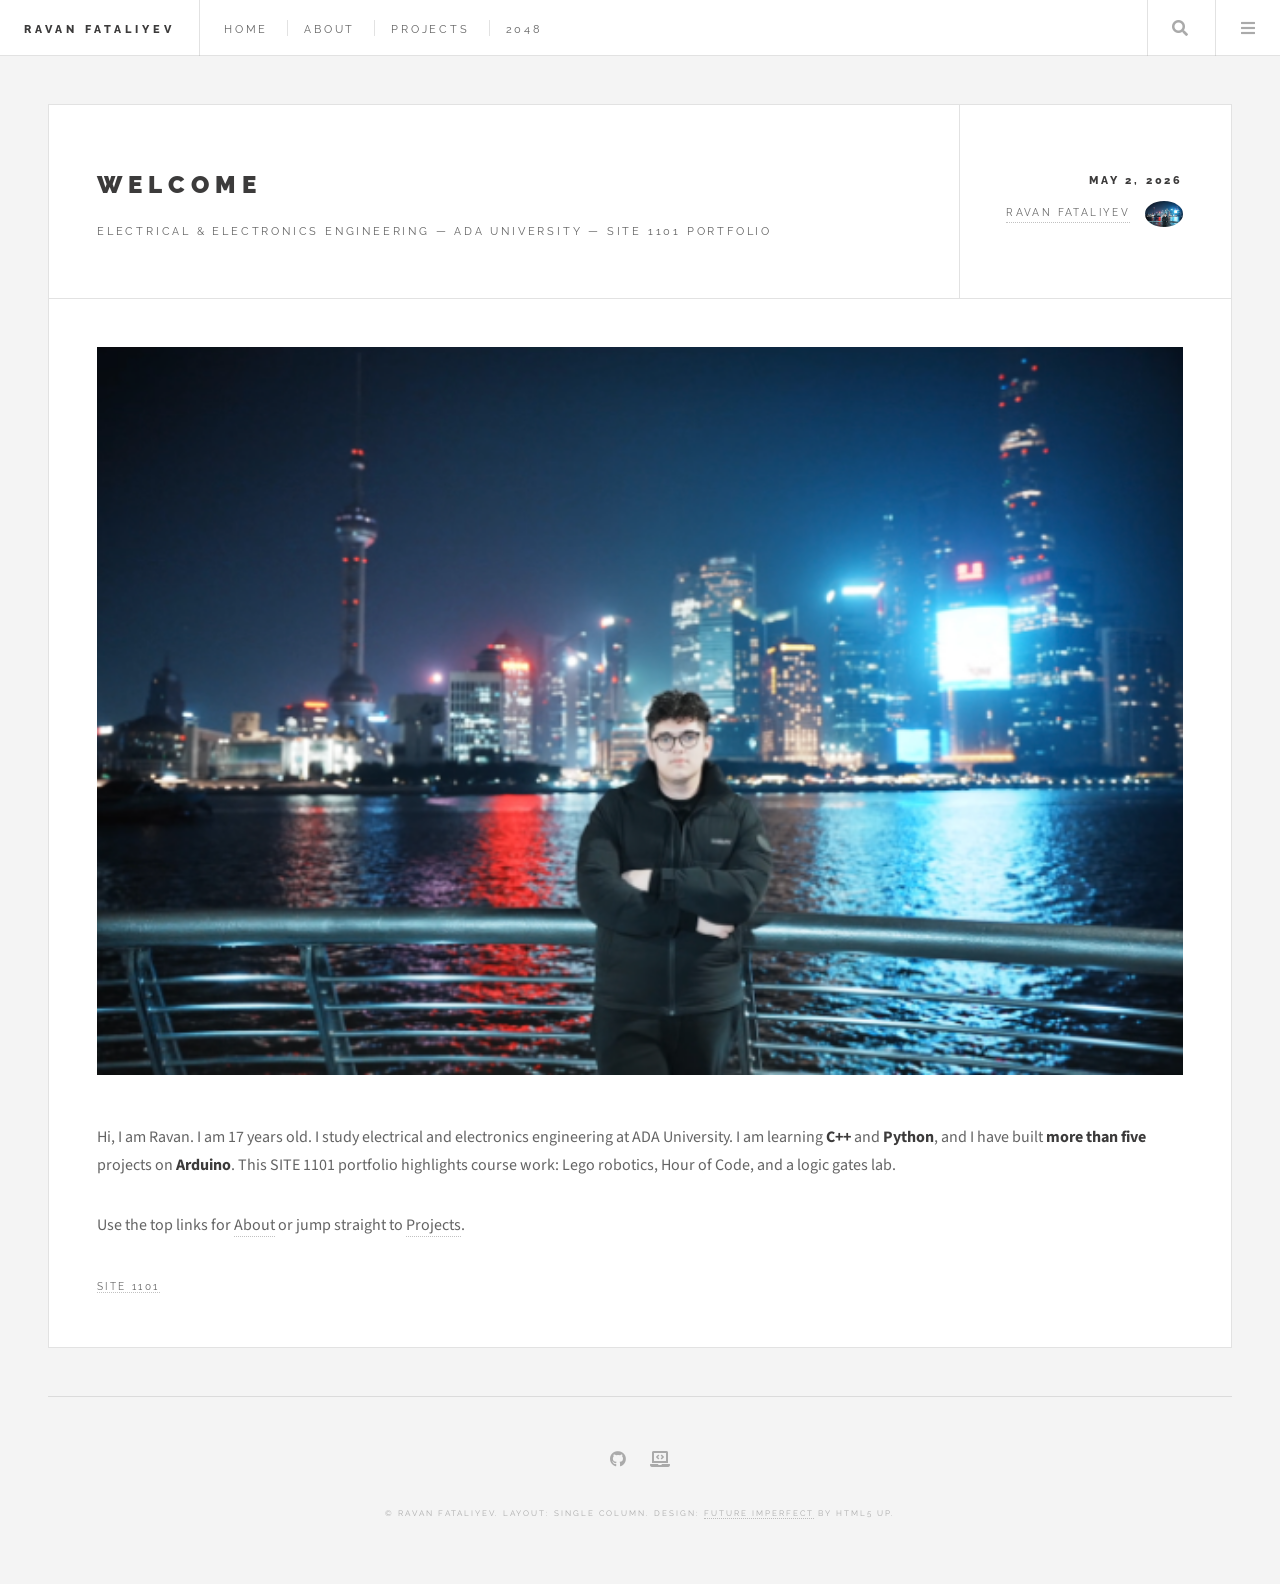
<file: index.html>
<!DOCTYPE HTML>
<!--
	Future Imperfect by HTML5 UP — html5up.net | @ajlkn — CCA 3.0
	Content: Ravan Fataliyev — SITE 1101
-->
<html lang="en">
	<head>
		<title>Ravan Fataliyev | Home</title>
		<meta charset="utf-8" />
		<meta name="viewport" content="width=device-width, initial-scale=1, user-scalable=no" />
		<meta
			name="description"
			content="Portfolio home — Ravan Fataliyev, electrical and electronics engineering, ADA University."
		/>
		<link rel="preconnect" href="https://fonts.googleapis.com" crossorigin />
		<link
			rel="stylesheet"
			href="https://fonts.googleapis.com/css?family=Source+Sans+Pro:400,700|Raleway:400,800,900"
		/>
		<link rel="stylesheet" href="/assets/css/main.css" />
		<link rel="stylesheet" href="/assets/css/site.css" />
	</head>
	<body class="is-preload">
		<div id="wrapper">
			<header id="header">
				<h1><a href="/">Ravan Fataliyev</a></h1>
				<nav class="links">
					<ul>
						<li><a href="/">Home</a></li>
						<li><a href="/about.html">About</a></li>
						<li><a href="/projects.html">Projects</a></li>
						<li><a href="/game.html">2048</a></li>
					</ul>
				</nav>
				<nav class="main">
					<ul>
						<li class="search">
							<a class="fa-search" href="#search">Search</a>
							<form id="search" method="get" action="#">
								<input type="text" name="query" placeholder="Search" />
							</form>
						</li>
						<li class="menu">
							<a class="fa-bars" href="#menu">Menu</a>
						</li>
					</ul>
				</nav>
			</header>

			<section id="menu">
				<section>
					<form class="search" method="get" action="#">
						<input type="text" name="query" placeholder="Search" />
					</form>
				</section>
				<section>
					<ul class="links">
						<li>
							<a href="/">
								<h3>Home</h3>
								<p>Profile and introduction</p>
							</a>
						</li>
						<li>
							<a href="/about.html">
								<h3>About</h3>
								<p>Background and activities</p>
							</a>
						</li>
						<li>
							<a href="/projects.html">
								<h3>Projects</h3>
								<p>Course work and media</p>
							</a>
						</li>
						<li>
							<a href="/game.html">
								<h3>2048</h3>
								<p>JavaScript puzzle game</p>
							</a>
						</li>
						<li>
							<a href="https://github.com/Ravan8F" target="_blank" rel="noopener noreferrer">
								<h3>GitHub</h3>
								<p>Profile and repositories</p>
							</a>
						</li>
					</ul>
				</section>
				<section>
					<ul class="actions stacked">
						<li>
							<a href="https://www.codecademy.com/profiles/rfataliyev26388" class="button large fit" target="_blank" rel="noopener noreferrer"
								>Codecademy profile</a
							>
						</li>
					</ul>
				</section>
			</section>

			<div id="main">
				<article class="post">
					<header>
						<div class="title">
							<h2><a href="/">Welcome</a></h2>
							<p>Electrical &amp; electronics engineering — ADA University — SITE 1101 portfolio</p>
						</div>
						<div class="meta">
							<time class="published" datetime="2026-05-02">May 2, 2026</time>
							<a href="/about.html" class="author"
								><span class="name">Ravan Fataliyev</span><img src="/assets/images/photo-ravan.png" alt=""
							/></a>
						</div>
					</header>
					<a href="/" class="image featured"><img src="/assets/images/photo-ravan.png" alt="Ravan Fataliyev" /></a>
					<p>
						Hi, I am Ravan. I am 17 years old. I study electrical and electronics engineering at ADA University.
						I am learning <strong>C++</strong> and <strong>Python</strong>, and I have built
						<strong>more than five</strong> projects on <strong>Arduino</strong>. This SITE 1101 portfolio
						highlights course work: Lego robotics, Hour of Code, and a logic gates lab.
					</p>
					<p>
						Use the top links for <a href="/about.html">About</a> or jump straight to
						<a href="/projects.html">Projects</a>.
					</p>
					<footer>
						<ul class="stats">
							<li><a href="/projects.html">SITE 1101</a></li>
						</ul>
					</footer>
				</article>
			</div>

			<section id="footer">
				<ul class="icons">
					<li>
						<a href="https://github.com/Ravan8F" class="icon brands fa-github" target="_blank" rel="noopener noreferrer"
							><span class="label">GitHub</span></a
						>
					</li>
					<li>
						<a
							href="https://www.codecademy.com/profiles/rfataliyev26388"
							class="icon solid fa-laptop-code"
							target="_blank"
							rel="noopener noreferrer"
							><span class="label">Codecademy</span></a
						>
					</li>
				</ul>
				<p class="copyright">
					&copy; Ravan Fataliyev. Layout: single column. Design:
					<a href="https://html5up.net/future-imperfect" target="_blank" rel="noopener noreferrer">Future Imperfect</a>
					by HTML5 UP.
				</p>
			</section>
		</div>

		<script src="/assets/js/jquery.min.js"></script>
		<script src="/assets/js/browser.min.js"></script>
		<script src="/assets/js/breakpoints.min.js"></script>
		<script src="/assets/js/util.js"></script>
		<script src="/assets/js/main.js"></script>
	</body>
</html>
</file>
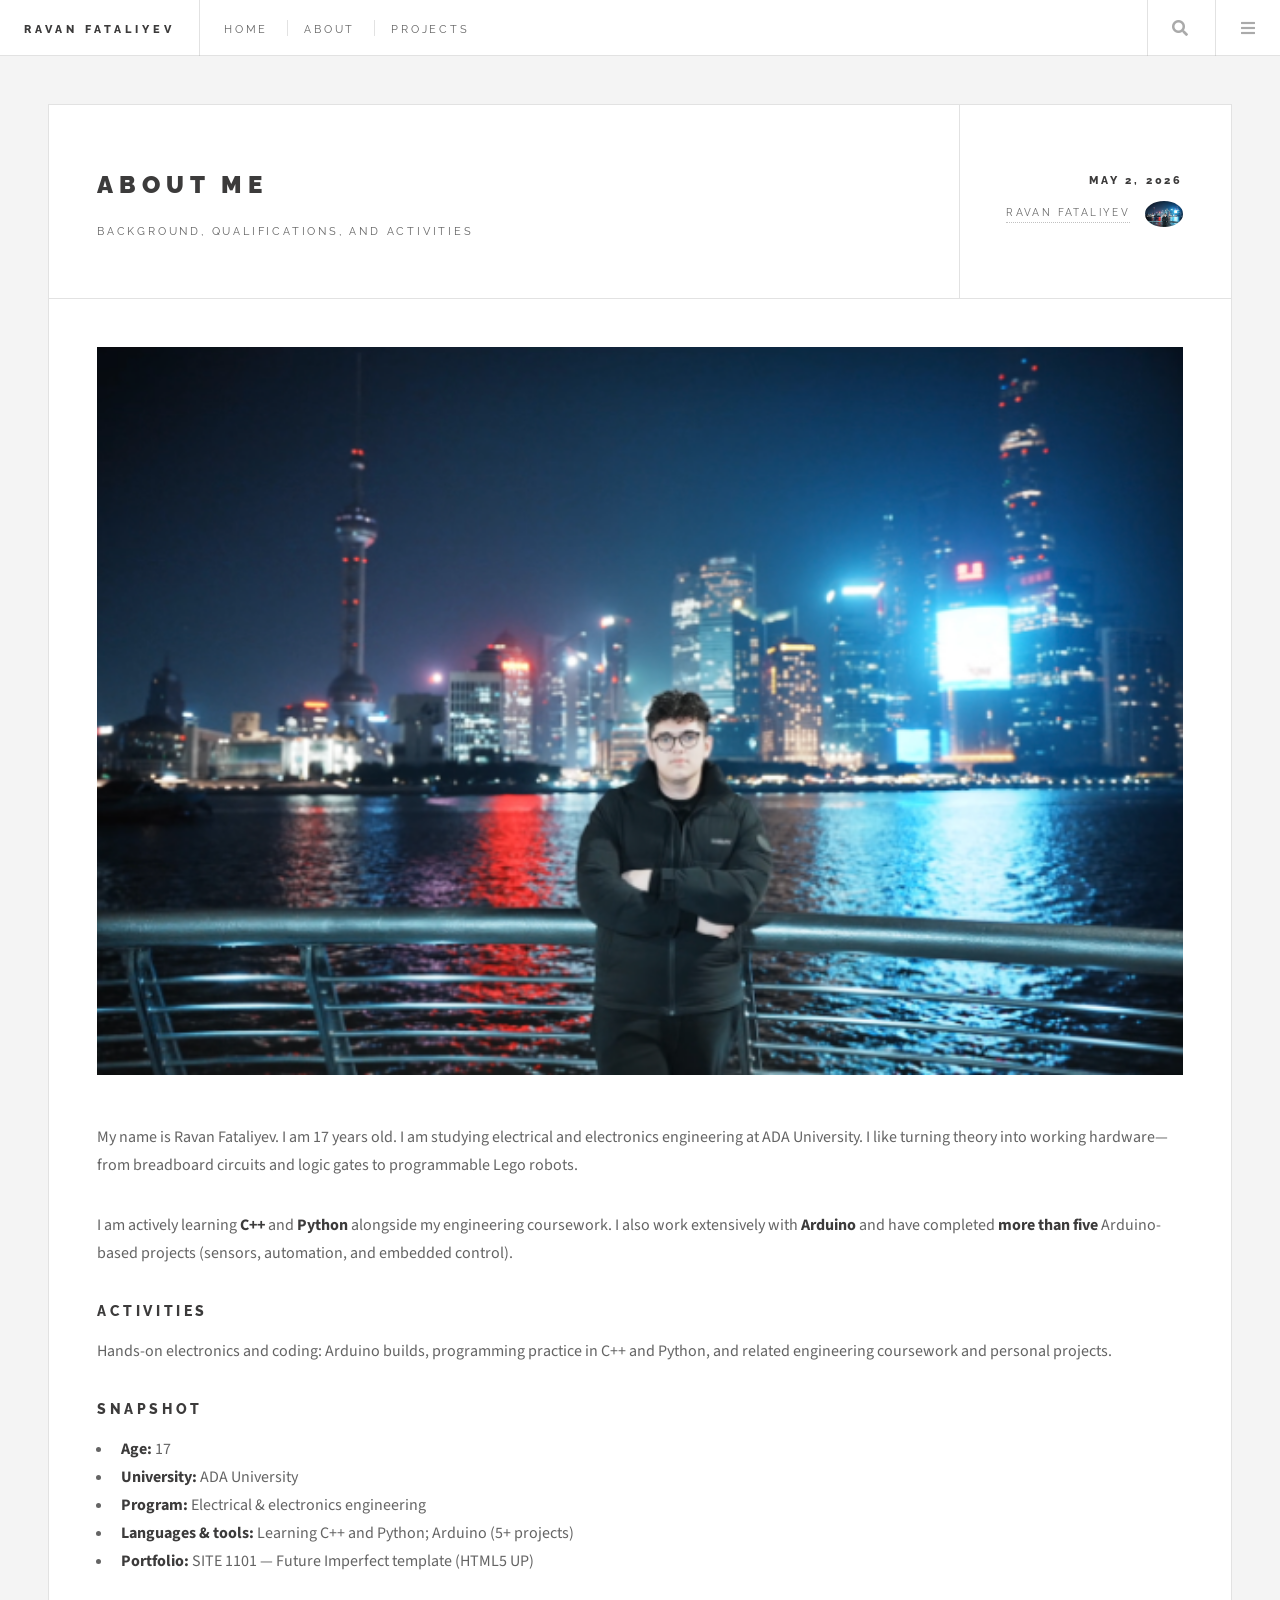
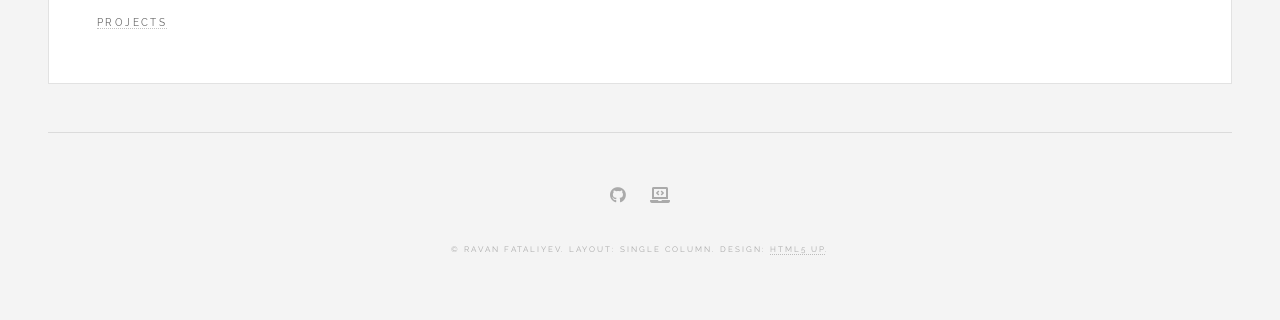
<file: about.html>
<!DOCTYPE HTML>
<!--
	Future Imperfect by HTML5 UP — html5up.net | @ajlkn — CCA 3.0
	Content: Ravan Fataliyev — SITE 1101
-->
<html lang="en">
	<head>
		<title>Ravan Fataliyev | About</title>
		<meta charset="utf-8" />
		<meta name="viewport" content="width=device-width, initial-scale=1, user-scalable=no" />
		<link rel="preconnect" href="https://fonts.googleapis.com" crossorigin />
		<link
			rel="stylesheet"
			href="https://fonts.googleapis.com/css?family=Source+Sans+Pro:400,700|Raleway:400,800,900"
		/>
		<link rel="stylesheet" href="/assets/css/main.css" />
		<link rel="stylesheet" href="/assets/css/site.css" />
	</head>
	<body class="single is-preload">
		<div id="wrapper">
			<header id="header">
				<h1><a href="/">Ravan Fataliyev</a></h1>
				<nav class="links">
					<ul>
						<li><a href="/">Home</a></li>
						<li><a href="/about.html">About</a></li>
						<li><a href="/projects.html">Projects</a></li>
					</ul>
				</nav>
				<nav class="main">
					<ul>
						<li class="search">
							<a class="fa-search" href="#search">Search</a>
							<form id="search" method="get" action="#">
								<input type="text" name="query" placeholder="Search" />
							</form>
						</li>
						<li class="menu">
							<a class="fa-bars" href="#menu">Menu</a>
						</li>
					</ul>
				</nav>
			</header>

			<section id="menu">
				<section>
					<form class="search" method="get" action="#">
						<input type="text" name="query" placeholder="Search" />
					</form>
				</section>
				<section>
					<ul class="links">
						<li>
							<a href="/">
								<h3>Home</h3>
								<p>Profile and introduction</p>
							</a>
						</li>
						<li>
							<a href="/about.html">
								<h3>About</h3>
								<p>Background and activities</p>
							</a>
						</li>
						<li>
							<a href="/projects.html">
								<h3>Projects</h3>
								<p>Course work and media</p>
							</a>
						</li>
						<li>
							<a href="https://github.com/Ravan8F" target="_blank" rel="noopener noreferrer">
								<h3>GitHub</h3>
								<p>Profile and repositories</p>
							</a>
						</li>
					</ul>
				</section>
				<section>
					<ul class="actions stacked">
						<li>
							<a href="https://www.codecademy.com/profiles/rfataliyev26388" class="button large fit" target="_blank" rel="noopener noreferrer"
								>Codecademy profile</a
							>
						</li>
					</ul>
				</section>
			</section>

			<div id="main">
				<article class="post">
					<header>
						<div class="title">
							<h2><a href="/about.html">About me</a></h2>
							<p>Background, qualifications, and activities</p>
						</div>
						<div class="meta">
							<time class="published" datetime="2026-05-02">May 2, 2026</time>
							<a href="/about.html" class="author"
								><span class="name">Ravan Fataliyev</span><img src="/assets/images/photo-ravan.png" alt=""
							/></a>
						</div>
					</header>
					<span class="image featured"><img src="/assets/images/photo-ravan.png" alt="Ravan Fataliyev" /></span>
					<p>
						My name is Ravan Fataliyev. I am 17 years old. I am studying electrical and electronics engineering
						at ADA University. I like turning theory into working hardware—from breadboard circuits and logic
						gates to programmable Lego robots.
					</p>
					<p>
						I am actively learning <strong>C++</strong> and <strong>Python</strong> alongside my engineering
						coursework. I also work extensively with <strong>Arduino</strong> and have completed
						<strong>more than five</strong> Arduino-based projects (sensors, automation, and embedded control).
					</p>
					<h3>Activities</h3>
					<p>
						Hands-on electronics and coding: Arduino builds, programming practice in C++ and Python, and related
						engineering coursework and personal projects.
					</p>
					<h3>Snapshot</h3>
					<ul>
						<li><strong>Age:</strong> 17</li>
						<li><strong>University:</strong> ADA University</li>
						<li><strong>Program:</strong> Electrical &amp; electronics engineering</li>
						<li><strong>Languages &amp; tools:</strong> Learning C++ and Python; Arduino (5+ projects)</li>
						<li><strong>Portfolio:</strong> SITE 1101 — Future Imperfect template (HTML5 UP)</li>
					</ul>
					<footer>
						<ul class="stats">
							<li><a href="/projects.html">Projects</a></li>
						</ul>
					</footer>
				</article>
			</div>

			<section id="footer">
				<ul class="icons">
					<li>
						<a href="https://github.com/Ravan8F" class="icon brands fa-github" target="_blank" rel="noopener noreferrer"
							><span class="label">GitHub</span></a
						>
					</li>
					<li>
						<a
							href="https://www.codecademy.com/profiles/rfataliyev26388"
							class="icon solid fa-laptop-code"
							target="_blank"
							rel="noopener noreferrer"
							><span class="label">Codecademy</span></a
						>
					</li>
				</ul>
				<p class="copyright">
					&copy; Ravan Fataliyev. Layout: single column. Design:
					<a href="https://html5up.net/future-imperfect" target="_blank" rel="noopener noreferrer">HTML5 UP</a>.
				</p>
			</section>
		</div>

		<script src="/assets/js/jquery.min.js"></script>
		<script src="/assets/js/browser.min.js"></script>
		<script src="/assets/js/breakpoints.min.js"></script>
		<script src="/assets/js/util.js"></script>
		<script src="/assets/js/main.js"></script>
	</body>
</html>
</file>
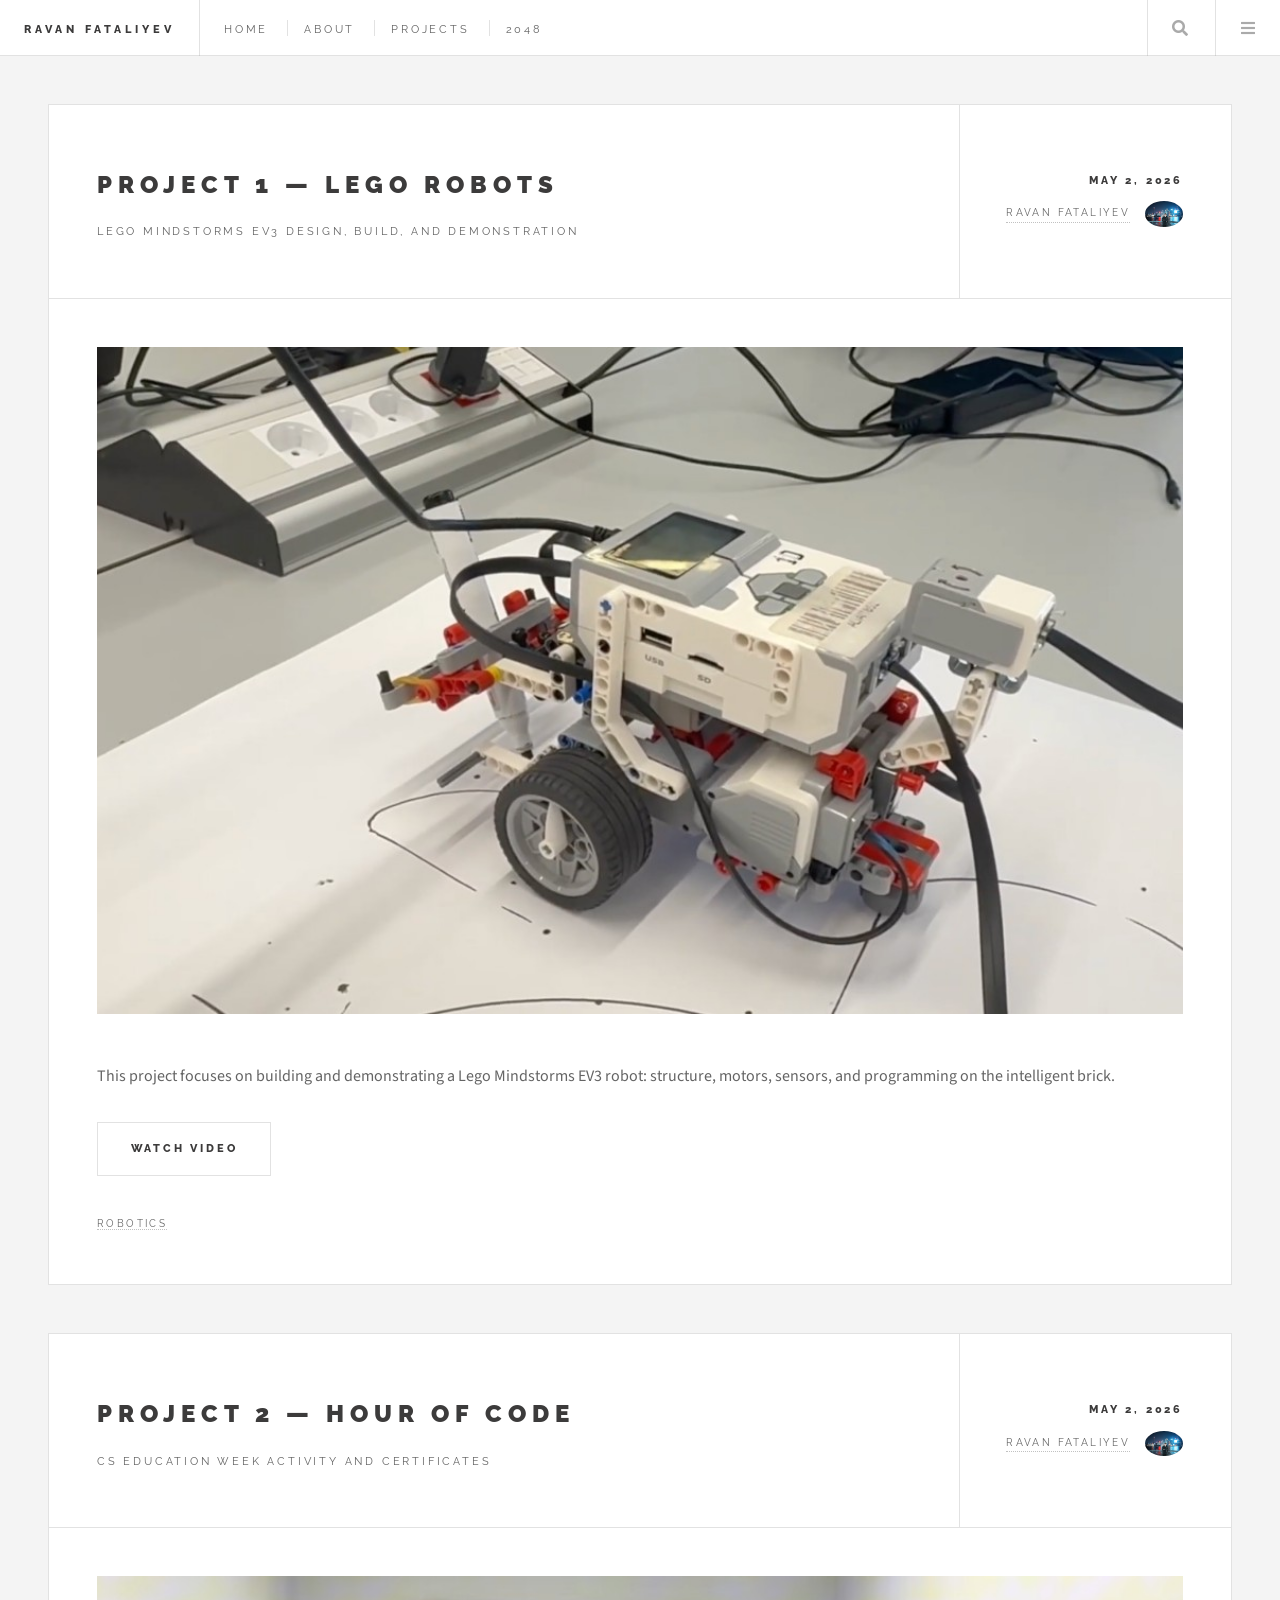
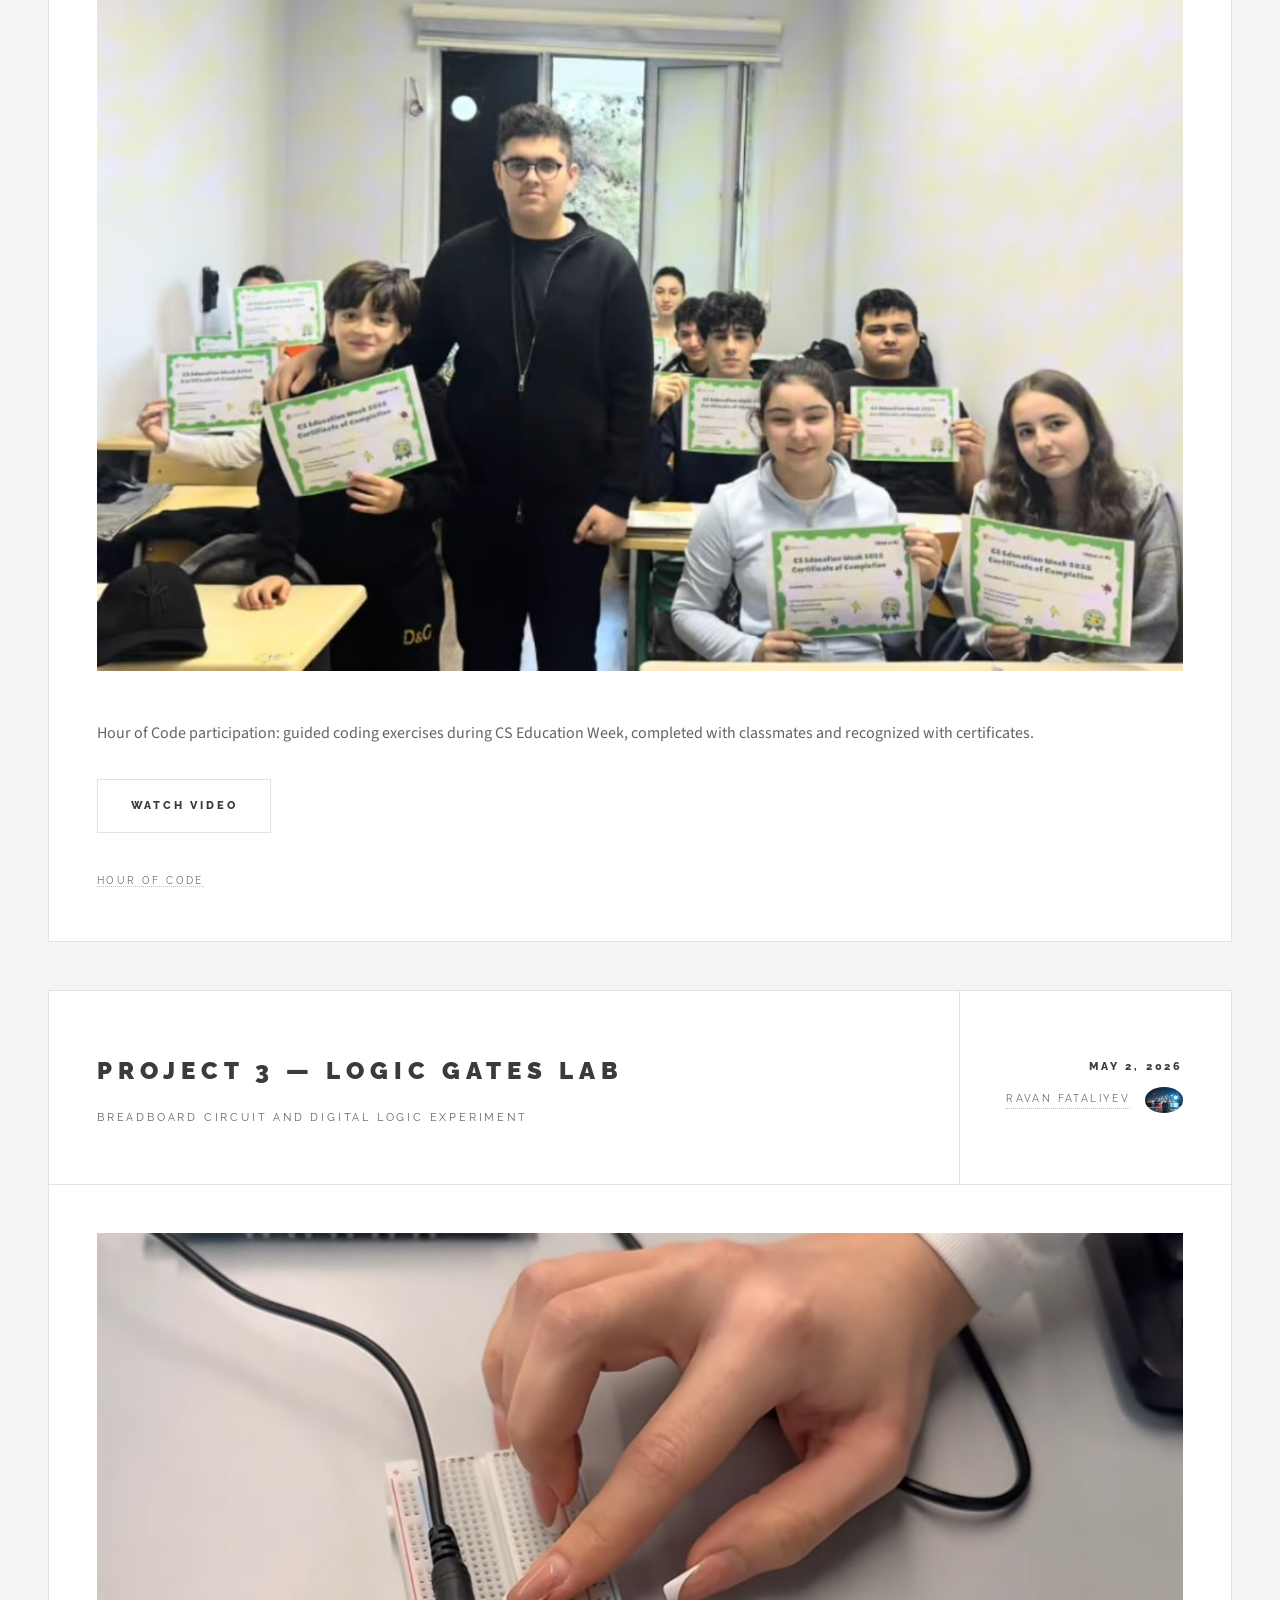
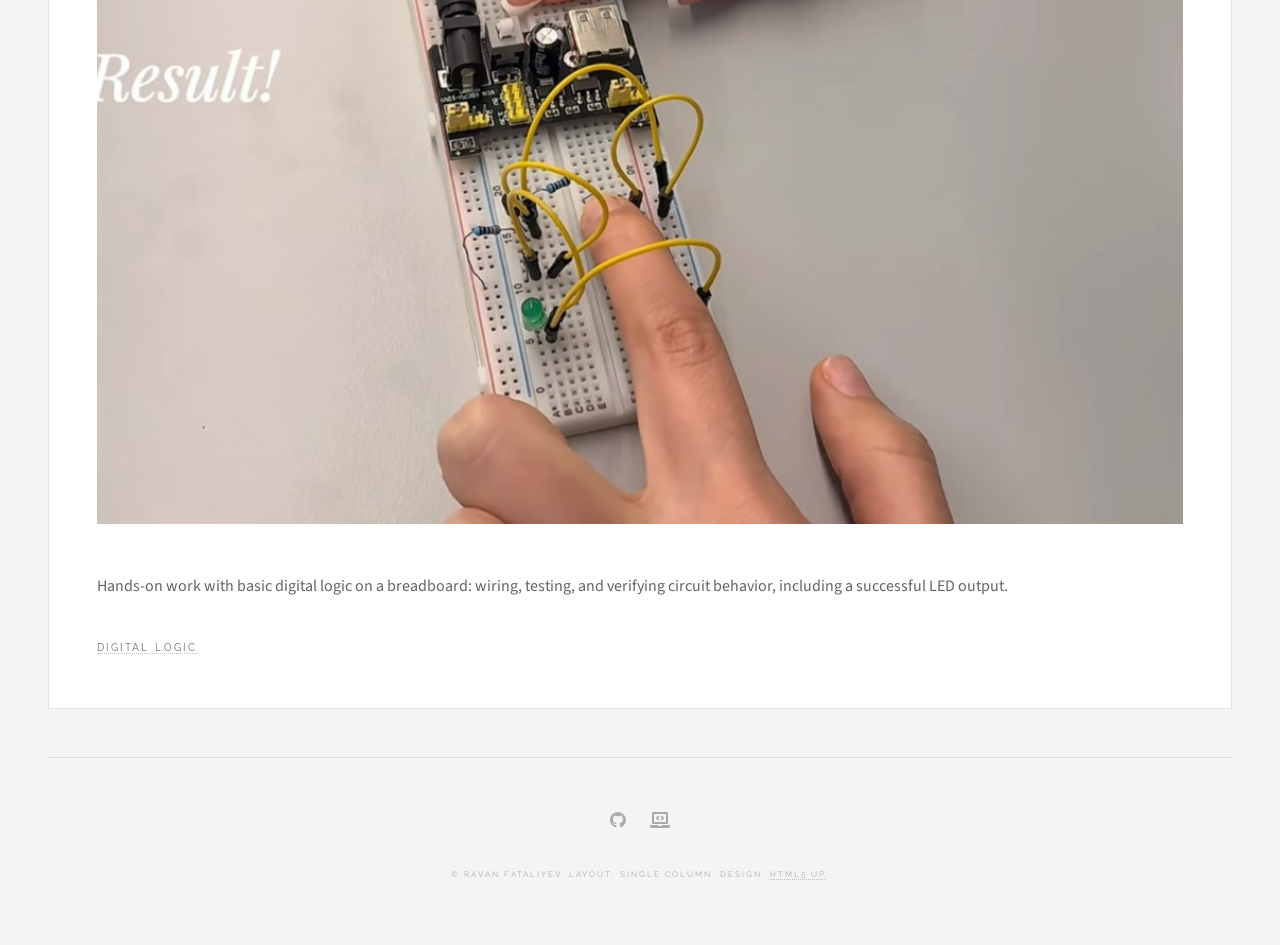
<file: projects.html>
<!DOCTYPE HTML>
<!--
	Future Imperfect by HTML5 UP — html5up.net | @ajlkn — CCA 3.0
	Content: Ravan Fataliyev — SITE 1101
-->
<html lang="en">
	<head>
		<title>Ravan Fataliyev | Projects</title>
		<meta charset="utf-8" />
		<meta name="viewport" content="width=device-width, initial-scale=1, user-scalable=no" />
		<link rel="preconnect" href="https://fonts.googleapis.com" crossorigin />
		<link
			rel="stylesheet"
			href="https://fonts.googleapis.com/css?family=Source+Sans+Pro:400,700|Raleway:400,800,900"
		/>
		<link rel="stylesheet" href="/assets/css/main.css" />
		<link rel="stylesheet" href="/assets/css/site.css" />
	</head>
	<body class="is-preload">
		<div id="wrapper">
			<header id="header">
				<h1><a href="/">Ravan Fataliyev</a></h1>
				<nav class="links">
					<ul>
						<li><a href="/">Home</a></li>
						<li><a href="/about.html">About</a></li>
						<li><a href="/projects.html">Projects</a></li>
						<li><a href="/game.html">2048</a></li>
					</ul>
				</nav>
				<nav class="main">
					<ul>
						<li class="search">
							<a class="fa-search" href="#search">Search</a>
							<form id="search" method="get" action="#">
								<input type="text" name="query" placeholder="Search" />
							</form>
						</li>
						<li class="menu">
							<a class="fa-bars" href="#menu">Menu</a>
						</li>
					</ul>
				</nav>
			</header>

			<section id="menu">
				<section>
					<form class="search" method="get" action="#">
						<input type="text" name="query" placeholder="Search" />
					</form>
				</section>
				<section>
					<ul class="links">
						<li>
							<a href="/">
								<h3>Home</h3>
								<p>Profile and introduction</p>
							</a>
						</li>
						<li>
							<a href="/about.html">
								<h3>About</h3>
								<p>Background and activities</p>
							</a>
						</li>
						<li>
							<a href="/projects.html">
								<h3>Projects</h3>
								<p>Course work and media</p>
							</a>
						</li>
						<li>
							<a href="/game.html">
								<h3>2048</h3>
								<p>JavaScript puzzle game</p>
							</a>
						</li>
						<li>
							<a href="https://github.com/Ravan8F" target="_blank" rel="noopener noreferrer">
								<h3>GitHub</h3>
								<p>Profile and repositories</p>
							</a>
						</li>
					</ul>
				</section>
				<section>
					<ul class="actions stacked">
						<li>
							<a href="https://www.codecademy.com/profiles/rfataliyev26388" class="button large fit" target="_blank" rel="noopener noreferrer"
								>Codecademy profile</a
							>
						</li>
					</ul>
				</section>
			</section>

			<div id="main">
				<article class="post" id="lego">
					<header>
						<div class="title">
							<h2><a href="/projects.html#lego">Project 1 — Lego robots</a></h2>
							<p>Lego Mindstorms EV3 design, build, and demonstration</p>
						</div>
						<div class="meta">
							<time class="published" datetime="2026-05-02">May 2, 2026</time>
							<a href="/about.html" class="author"
								><span class="name">Ravan Fataliyev</span><img src="/assets/images/photo-ravan.png" alt=""
							/></a>
						</div>
					</header>
					<a href="/projects.html#lego" class="image featured"><img src="/assets/images/photo-lego-robot.png" alt="Lego EV3 robot" /></a>
					<p>
						This project focuses on building and demonstrating a Lego Mindstorms EV3 robot: structure, motors,
						sensors, and programming on the intelligent brick.
					</p>
					<ul class="actions">
						<li>
							<a
								href="https://youtu.be/64ufRlgvUzI?si=1s2HIragOpwptXXR"
								class="button large"
								target="_blank"
								rel="noopener noreferrer"
								>Watch video</a
							>
						</li>
					</ul>
					<footer>
						<ul class="stats">
							<li><a href="/projects.html#lego">Robotics</a></li>
						</ul>
					</footer>
				</article>

				<article class="post" id="hour-of-code">
					<header>
						<div class="title">
							<h2><a href="/projects.html#hour-of-code">Project 2 — Hour of Code</a></h2>
							<p>CS Education Week activity and certificates</p>
						</div>
						<div class="meta">
							<time class="published" datetime="2026-05-02">May 2, 2026</time>
							<a href="/about.html" class="author"
								><span class="name">Ravan Fataliyev</span><img src="/assets/images/photo-ravan.png" alt=""
							/></a>
						</div>
					</header>
					<a href="/projects.html#hour-of-code" class="image featured"
						><img src="/assets/images/photo-hour-of-code.png" alt="Hour of Code group with certificates"
					/></a>
					<p>
						Hour of Code participation: guided coding exercises during CS Education Week, completed with
						classmates and recognized with certificates.
					</p>
					<ul class="actions">
						<li>
							<a
								href="https://youtu.be/mvglWD26qWo?si=EM3rPc9aZqW49sWb"
								class="button large"
								target="_blank"
								rel="noopener noreferrer"
								>Watch video</a
							>
						</li>
					</ul>
					<footer>
						<ul class="stats">
							<li><a href="/projects.html#hour-of-code">Hour of Code</a></li>
						</ul>
					</footer>
				</article>

				<article class="post" id="gates">
					<header>
						<div class="title">
							<h2><a href="/projects.html#gates">Project 3 — Logic gates lab</a></h2>
							<p>Breadboard circuit and digital logic experiment</p>
						</div>
						<div class="meta">
							<time class="published" datetime="2026-05-02">May 2, 2026</time>
							<a href="/about.html" class="author"
								><span class="name">Ravan Fataliyev</span><img src="/assets/images/photo-ravan.png" alt=""
							/></a>
						</div>
					</header>
					<a href="/projects.html#gates" class="image featured"
						><img src="/assets/images/photo-logic-gates.png" alt="Logic gates breadboard lab"
					/></a>
					<p>
						Hands-on work with basic digital logic on a breadboard: wiring, testing, and verifying circuit
						behavior, including a successful LED output.
					</p>
					<footer>
						<ul class="stats">
							<li><a href="/projects.html#gates">Digital logic</a></li>
						</ul>
					</footer>
				</article>
			</div>

			<section id="footer">
				<ul class="icons">
					<li>
						<a href="https://github.com/Ravan8F" class="icon brands fa-github" target="_blank" rel="noopener noreferrer"
							><span class="label">GitHub</span></a
						>
					</li>
					<li>
						<a
							href="https://www.codecademy.com/profiles/rfataliyev26388"
							class="icon solid fa-laptop-code"
							target="_blank"
							rel="noopener noreferrer"
							><span class="label">Codecademy</span></a
						>
					</li>
				</ul>
				<p class="copyright">
					&copy; Ravan Fataliyev. Layout: single column. Design:
					<a href="https://html5up.net/future-imperfect" target="_blank" rel="noopener noreferrer">HTML5 UP</a>.
				</p>
			</section>
		</div>

		<script src="/assets/js/jquery.min.js"></script>
		<script src="/assets/js/browser.min.js"></script>
		<script src="/assets/js/breakpoints.min.js"></script>
		<script src="/assets/js/util.js"></script>
		<script src="/assets/js/main.js"></script>
	</body>
</html>
</file>
<file: assets/css/site.css>
/* SITE 1101 — single column (no sidebar). Load after main.css. */

#wrapper {
	display: block !important;
	max-width: min(90em, 100%);
	width: 100%;
	margin: 0 auto;
	box-sizing: border-box;
}

#main {
	width: 100%;
	max-width: 100%;
}

/* Footer block below main (replaces sidebar footer) */
#wrapper > section#footer {
	border-top: solid 1px rgba(160, 160, 160, 0.3);
	margin-top: 3em;
	padding-top: 3em;
	text-align: center;
}

#wrapper > section#footer .icons {
	display: flex;
	flex-wrap: wrap;
	justify-content: center;
	gap: 0.5em;
	padding: 0;
}
</file>
<file: assets/css/main.css>
@import url(fontawesome-all.min.css);
@import url("https://fonts.googleapis.com/css?family=Source+Sans+Pro:400,700|Raleway:400,800,900");

/*
	Future Imperfect by HTML5 UP
	html5up.net | @ajlkn
	Free for personal and commercial use under the CCA 3.0 license (html5up.net/license)
*/

html, body, div, span, applet, object,
iframe, h1, h2, h3, h4, h5, h6, p, blockquote,
pre, a, abbr, acronym, address, big, cite,
code, del, dfn, em, img, ins, kbd, q, s, samp,
small, strike, strong, sub, sup, tt, var, b,
u, i, center, dl, dt, dd, ol, ul, li, fieldset,
form, label, legend, table, caption, tbody,
tfoot, thead, tr, th, td, article, aside,
canvas, details, embed, figure, figcaption,
footer, header, hgroup, menu, nav, output, ruby,
section, summary, time, mark, audio, video {
	margin: 0;
	padding: 0;
	border: 0;
	font-size: 100%;
	font: inherit;
	vertical-align: baseline;}

article, aside, details, figcaption, figure,
footer, header, hgroup, menu, nav, section {
	display: block;}

body {
	line-height: 1;
}

ol, ul {
	list-style: none;
}

blockquote, q {
	quotes: none;
}

	blockquote:before, blockquote:after, q:before, q:after {
		content: '';
		content: none;
	}

table {
	border-collapse: collapse;
	border-spacing: 0;
}

body {
	-webkit-text-size-adjust: none;
}

mark {
	background-color: transparent;
	color: inherit;
}

input::-moz-focus-inner {
	border: 0;
	padding: 0;
}

input, select, textarea {
	-moz-appearance: none;
	-webkit-appearance: none;
	-ms-appearance: none;
	appearance: none;
}

/* Basic */

	@-ms-viewport {
		width: device-width;
	}

	body {
		-ms-overflow-style: scrollbar;
	}

	@media screen and (max-width: 480px) {

		html, body {
			min-width: 320px;
		}

	}

	html {
		box-sizing: border-box;
	}

	*, *:before, *:after {
		box-sizing: inherit;
	}

	body {
		background: #f4f4f4;
	}

		body.is-preload *, body.is-preload *:before, body.is-preload *:after {
			-moz-animation: none !important;
			-webkit-animation: none !important;
			-ms-animation: none !important;
			animation: none !important;
			-moz-transition: none !important;
			-webkit-transition: none !important;
			-ms-transition: none !important;
			transition: none !important;
		}

/* Type */

	body, input, select, textarea {
		color: #646464;
		font-family: "Source Sans Pro", Helvetica, sans-serif;
		font-size: 14pt;
		font-weight: 400;
		line-height: 1.75;
	}

		@media screen and (max-width: 1680px) {

			body, input, select, textarea {
				font-size: 12pt;
			}

		}

		@media screen and (max-width: 1280px) {

			body, input, select, textarea {
				font-size: 12pt;
			}

		}

		@media screen and (max-width: 980px) {

			body, input, select, textarea {
				font-size: 12pt;
			}

		}

		@media screen and (max-width: 736px) {

			body, input, select, textarea {
				font-size: 12pt;
			}

		}

		@media screen and (max-width: 480px) {

			body, input, select, textarea {
				font-size: 12pt;
			}

		}

	a {
		-moz-transition: color 0.2s ease, border-bottom-color 0.2s ease;
		-webkit-transition: color 0.2s ease, border-bottom-color 0.2s ease;
		-ms-transition: color 0.2s ease, border-bottom-color 0.2s ease;
		transition: color 0.2s ease, border-bottom-color 0.2s ease;
		border-bottom: dotted 1px rgba(160, 160, 160, 0.65);
		color: inherit;
		text-decoration: none;
	}

		a:before {
			-moz-transition: color 0.2s ease;
			-webkit-transition: color 0.2s ease;
			-ms-transition: color 0.2s ease;
			transition: color 0.2s ease;
		}

		a:hover {
			border-bottom-color: transparent;
			color: #2ebaae !important;
		}

			a:hover:before {
				color: #2ebaae !important;
			}

	strong, b {
		color: #3c3b3b;
		font-weight: 700;
	}

	em, i {
		font-style: italic;
	}

	p {
		margin: 0 0 2em 0;
	}

	h1, h2, h3, h4, h5, h6 {
		color: #3c3b3b;
		font-family: "Raleway", Helvetica, sans-serif;
		font-weight: 800;
		letter-spacing: 0.25em;
		line-height: 1.65;
		margin: 0 0 1em 0;
		text-transform: uppercase;
	}

		h1 a, h2 a, h3 a, h4 a, h5 a, h6 a {
			color: inherit;
			border-bottom: 0;
		}

	h2 {
		font-size: 1.1em;
	}

	h3 {
		font-size: 0.9em;
	}

	h4 {
		font-size: 0.7em;
	}

	h5 {
		font-size: 0.7em;
	}

	h6 {
		font-size: 0.7em;
	}

	sub {
		font-size: 0.8em;
		position: relative;
		top: 0.5em;
	}

	sup {
		font-size: 0.8em;
		position: relative;
		top: -0.5em;
	}

	blockquote {
		border-left: solid 4px rgba(160, 160, 160, 0.3);
		font-style: italic;
		margin: 0 0 2em 0;
		padding: 0.5em 0 0.5em 2em;
	}

	code {
		background: rgba(160, 160, 160, 0.075);
		border: solid 1px rgba(160, 160, 160, 0.3);
		font-family: "Courier New", monospace;
		font-size: 0.9em;
		margin: 0 0.25em;
		padding: 0.25em 0.65em;
	}

	pre {
		-webkit-overflow-scrolling: touch;
		font-family: "Courier New", monospace;
		font-size: 0.9em;
		margin: 0 0 2em 0;
	}

		pre code {
			display: block;
			line-height: 1.75em;
			padding: 1em 1.5em;
			overflow-x: auto;
		}

	hr {
		border: 0;
		border-bottom: solid 1px rgba(160, 160, 160, 0.3);
		margin: 2em 0;
	}

		hr.major {
			margin: 3em 0;
		}

	.align-left {
		text-align: left;
	}

	.align-center {
		text-align: center;
	}

	.align-right {
		text-align: right;
	}

/* Row */

	.row {
		display: flex;
		flex-wrap: wrap;
		box-sizing: border-box;
		align-items: stretch;
	}

		.row > * {
			box-sizing: border-box;
		}

		.row.gtr-uniform > * > :last-child {
			margin-bottom: 0;
		}

		.row.aln-left {
			justify-content: flex-start;
		}

		.row.aln-center {
			justify-content: center;
		}

		.row.aln-right {
			justify-content: flex-end;
		}

		.row.aln-top {
			align-items: flex-start;
		}

		.row.aln-middle {
			align-items: center;
		}

		.row.aln-bottom {
			align-items: flex-end;
		}

		.row > .imp {
			order: -1;
		}

		.row > .col-1 {
			width: 8.33333%;
		}

		.row > .off-1 {
			margin-left: 8.33333%;
		}

		.row > .col-2 {
			width: 16.66667%;
		}

		.row > .off-2 {
			margin-left: 16.66667%;
		}

		.row > .col-3 {
			width: 25%;
		}

		.row > .off-3 {
			margin-left: 25%;
		}

		.row > .col-4 {
			width: 33.33333%;
		}

		.row > .off-4 {
			margin-left: 33.33333%;
		}

		.row > .col-5 {
			width: 41.66667%;
		}

		.row > .off-5 {
			margin-left: 41.66667%;
		}

		.row > .col-6 {
			width: 50%;
		}

		.row > .off-6 {
			margin-left: 50%;
		}

		.row > .col-7 {
			width: 58.33333%;
		}

		.row > .off-7 {
			margin-left: 58.33333%;
		}

		.row > .col-8 {
			width: 66.66667%;
		}

		.row > .off-8 {
			margin-left: 66.66667%;
		}

		.row > .col-9 {
			width: 75%;
		}

		.row > .off-9 {
			margin-left: 75%;
		}

		.row > .col-10 {
			width: 83.33333%;
		}

		.row > .off-10 {
			margin-left: 83.33333%;
		}

		.row > .col-11 {
			width: 91.66667%;
		}

		.row > .off-11 {
			margin-left: 91.66667%;
		}

		.row > .col-12 {
			width: 100%;
		}

		.row > .off-12 {
			margin-left: 100%;
		}

		.row.gtr-0 {
			margin-top: 0;
			margin-left: 0em;
		}

			.row.gtr-0 > * {
				padding: 0 0 0 0em;
			}

			.row.gtr-0.gtr-uniform {
				margin-top: 0em;
			}

				.row.gtr-0.gtr-uniform > * {
					padding-top: 0em;
				}

		.row.gtr-25 {
			margin-top: 0;
			margin-left: -0.25em;
		}

			.row.gtr-25 > * {
				padding: 0 0 0 0.25em;
			}

			.row.gtr-25.gtr-uniform {
				margin-top: -0.25em;
			}

				.row.gtr-25.gtr-uniform > * {
					padding-top: 0.25em;
				}

		.row.gtr-50 {
			margin-top: 0;
			margin-left: -0.5em;
		}

			.row.gtr-50 > * {
				padding: 0 0 0 0.5em;
			}

			.row.gtr-50.gtr-uniform {
				margin-top: -0.5em;
			}

				.row.gtr-50.gtr-uniform > * {
					padding-top: 0.5em;
				}

		.row {
			margin-top: 0;
			margin-left: -1em;
		}

			.row > * {
				padding: 0 0 0 1em;
			}

			.row.gtr-uniform {
				margin-top: -1em;
			}

				.row.gtr-uniform > * {
					padding-top: 1em;
				}

		.row.gtr-150 {
			margin-top: 0;
			margin-left: -1.5em;
		}

			.row.gtr-150 > * {
				padding: 0 0 0 1.5em;
			}

			.row.gtr-150.gtr-uniform {
				margin-top: -1.5em;
			}

				.row.gtr-150.gtr-uniform > * {
					padding-top: 1.5em;
				}

		.row.gtr-200 {
			margin-top: 0;
			margin-left: -2em;
		}

			.row.gtr-200 > * {
				padding: 0 0 0 2em;
			}

			.row.gtr-200.gtr-uniform {
				margin-top: -2em;
			}

				.row.gtr-200.gtr-uniform > * {
					padding-top: 2em;
				}

		@media screen and (max-width: 1680px) {

			.row {
				display: flex;
				flex-wrap: wrap;
				box-sizing: border-box;
				align-items: stretch;
			}

				.row > * {
					box-sizing: border-box;
				}

				.row.gtr-uniform > * > :last-child {
					margin-bottom: 0;
				}

				.row.aln-left {
					justify-content: flex-start;
				}

				.row.aln-center {
					justify-content: center;
				}

				.row.aln-right {
					justify-content: flex-end;
				}

				.row.aln-top {
					align-items: flex-start;
				}

				.row.aln-middle {
					align-items: center;
				}

				.row.aln-bottom {
					align-items: flex-end;
				}

				.row > .imp-xlarge {
					order: -1;
				}

				.row > .col-1-xlarge {
					width: 8.33333%;
				}

				.row > .off-1-xlarge {
					margin-left: 8.33333%;
				}

				.row > .col-2-xlarge {
					width: 16.66667%;
				}

				.row > .off-2-xlarge {
					margin-left: 16.66667%;
				}

				.row > .col-3-xlarge {
					width: 25%;
				}

				.row > .off-3-xlarge {
					margin-left: 25%;
				}

				.row > .col-4-xlarge {
					width: 33.33333%;
				}

				.row > .off-4-xlarge {
					margin-left: 33.33333%;
				}

				.row > .col-5-xlarge {
					width: 41.66667%;
				}

				.row > .off-5-xlarge {
					margin-left: 41.66667%;
				}

				.row > .col-6-xlarge {
					width: 50%;
				}

				.row > .off-6-xlarge {
					margin-left: 50%;
				}

				.row > .col-7-xlarge {
					width: 58.33333%;
				}

				.row > .off-7-xlarge {
					margin-left: 58.33333%;
				}

				.row > .col-8-xlarge {
					width: 66.66667%;
				}

				.row > .off-8-xlarge {
					margin-left: 66.66667%;
				}

				.row > .col-9-xlarge {
					width: 75%;
				}

				.row > .off-9-xlarge {
					margin-left: 75%;
				}

				.row > .col-10-xlarge {
					width: 83.33333%;
				}

				.row > .off-10-xlarge {
					margin-left: 83.33333%;
				}

				.row > .col-11-xlarge {
					width: 91.66667%;
				}

				.row > .off-11-xlarge {
					margin-left: 91.66667%;
				}

				.row > .col-12-xlarge {
					width: 100%;
				}

				.row > .off-12-xlarge {
					margin-left: 100%;
				}

				.row.gtr-0 {
					margin-top: 0;
					margin-left: 0em;
				}

					.row.gtr-0 > * {
						padding: 0 0 0 0em;
					}

					.row.gtr-0.gtr-uniform {
						margin-top: 0em;
					}

						.row.gtr-0.gtr-uniform > * {
							padding-top: 0em;
						}

				.row.gtr-25 {
					margin-top: 0;
					margin-left: -0.25em;
				}

					.row.gtr-25 > * {
						padding: 0 0 0 0.25em;
					}

					.row.gtr-25.gtr-uniform {
						margin-top: -0.25em;
					}

						.row.gtr-25.gtr-uniform > * {
							padding-top: 0.25em;
						}

				.row.gtr-50 {
					margin-top: 0;
					margin-left: -0.5em;
				}

					.row.gtr-50 > * {
						padding: 0 0 0 0.5em;
					}

					.row.gtr-50.gtr-uniform {
						margin-top: -0.5em;
					}

						.row.gtr-50.gtr-uniform > * {
							padding-top: 0.5em;
						}

				.row {
					margin-top: 0;
					margin-left: -1em;
				}

					.row > * {
						padding: 0 0 0 1em;
					}

					.row.gtr-uniform {
						margin-top: -1em;
					}

						.row.gtr-uniform > * {
							padding-top: 1em;
						}

				.row.gtr-150 {
					margin-top: 0;
					margin-left: -1.5em;
				}

					.row.gtr-150 > * {
						padding: 0 0 0 1.5em;
					}

					.row.gtr-150.gtr-uniform {
						margin-top: -1.5em;
					}

						.row.gtr-150.gtr-uniform > * {
							padding-top: 1.5em;
						}

				.row.gtr-200 {
					margin-top: 0;
					margin-left: -2em;
				}

					.row.gtr-200 > * {
						padding: 0 0 0 2em;
					}

					.row.gtr-200.gtr-uniform {
						margin-top: -2em;
					}

						.row.gtr-200.gtr-uniform > * {
							padding-top: 2em;
						}

		}

		@media screen and (max-width: 1280px) {

			.row {
				display: flex;
				flex-wrap: wrap;
				box-sizing: border-box;
				align-items: stretch;
			}

				.row > * {
					box-sizing: border-box;
				}

				.row.gtr-uniform > * > :last-child {
					margin-bottom: 0;
				}

				.row.aln-left {
					justify-content: flex-start;
				}

				.row.aln-center {
					justify-content: center;
				}

				.row.aln-right {
					justify-content: flex-end;
				}

				.row.aln-top {
					align-items: flex-start;
				}

				.row.aln-middle {
					align-items: center;
				}

				.row.aln-bottom {
					align-items: flex-end;
				}

				.row > .imp-large {
					order: -1;
				}

				.row > .col-1-large {
					width: 8.33333%;
				}

				.row > .off-1-large {
					margin-left: 8.33333%;
				}

				.row > .col-2-large {
					width: 16.66667%;
				}

				.row > .off-2-large {
					margin-left: 16.66667%;
				}

				.row > .col-3-large {
					width: 25%;
				}

				.row > .off-3-large {
					margin-left: 25%;
				}

				.row > .col-4-large {
					width: 33.33333%;
				}

				.row > .off-4-large {
					margin-left: 33.33333%;
				}

				.row > .col-5-large {
					width: 41.66667%;
				}

				.row > .off-5-large {
					margin-left: 41.66667%;
				}

				.row > .col-6-large {
					width: 50%;
				}

				.row > .off-6-large {
					margin-left: 50%;
				}

				.row > .col-7-large {
					width: 58.33333%;
				}

				.row > .off-7-large {
					margin-left: 58.33333%;
				}

				.row > .col-8-large {
					width: 66.66667%;
				}

				.row > .off-8-large {
					margin-left: 66.66667%;
				}

				.row > .col-9-large {
					width: 75%;
				}

				.row > .off-9-large {
					margin-left: 75%;
				}

				.row > .col-10-large {
					width: 83.33333%;
				}

				.row > .off-10-large {
					margin-left: 83.33333%;
				}

				.row > .col-11-large {
					width: 91.66667%;
				}

				.row > .off-11-large {
					margin-left: 91.66667%;
				}

				.row > .col-12-large {
					width: 100%;
				}

				.row > .off-12-large {
					margin-left: 100%;
				}

				.row.gtr-0 {
					margin-top: 0;
					margin-left: 0em;
				}

					.row.gtr-0 > * {
						padding: 0 0 0 0em;
					}

					.row.gtr-0.gtr-uniform {
						margin-top: 0em;
					}

						.row.gtr-0.gtr-uniform > * {
							padding-top: 0em;
						}

				.row.gtr-25 {
					margin-top: 0;
					margin-left: -0.25em;
				}

					.row.gtr-25 > * {
						padding: 0 0 0 0.25em;
					}

					.row.gtr-25.gtr-uniform {
						margin-top: -0.25em;
					}

						.row.gtr-25.gtr-uniform > * {
							padding-top: 0.25em;
						}

				.row.gtr-50 {
					margin-top: 0;
					margin-left: -0.5em;
				}

					.row.gtr-50 > * {
						padding: 0 0 0 0.5em;
					}

					.row.gtr-50.gtr-uniform {
						margin-top: -0.5em;
					}

						.row.gtr-50.gtr-uniform > * {
							padding-top: 0.5em;
						}

				.row {
					margin-top: 0;
					margin-left: -1em;
				}

					.row > * {
						padding: 0 0 0 1em;
					}

					.row.gtr-uniform {
						margin-top: -1em;
					}

						.row.gtr-uniform > * {
							padding-top: 1em;
						}

				.row.gtr-150 {
					margin-top: 0;
					margin-left: -1.5em;
				}

					.row.gtr-150 > * {
						padding: 0 0 0 1.5em;
					}

					.row.gtr-150.gtr-uniform {
						margin-top: -1.5em;
					}

						.row.gtr-150.gtr-uniform > * {
							padding-top: 1.5em;
						}

				.row.gtr-200 {
					margin-top: 0;
					margin-left: -2em;
				}

					.row.gtr-200 > * {
						padding: 0 0 0 2em;
					}

					.row.gtr-200.gtr-uniform {
						margin-top: -2em;
					}

						.row.gtr-200.gtr-uniform > * {
							padding-top: 2em;
						}

		}

		@media screen and (max-width: 980px) {

			.row {
				display: flex;
				flex-wrap: wrap;
				box-sizing: border-box;
				align-items: stretch;
			}

				.row > * {
					box-sizing: border-box;
				}

				.row.gtr-uniform > * > :last-child {
					margin-bottom: 0;
				}

				.row.aln-left {
					justify-content: flex-start;
				}

				.row.aln-center {
					justify-content: center;
				}

				.row.aln-right {
					justify-content: flex-end;
				}

				.row.aln-top {
					align-items: flex-start;
				}

				.row.aln-middle {
					align-items: center;
				}

				.row.aln-bottom {
					align-items: flex-end;
				}

				.row > .imp-medium {
					order: -1;
				}

				.row > .col-1-medium {
					width: 8.33333%;
				}

				.row > .off-1-medium {
					margin-left: 8.33333%;
				}

				.row > .col-2-medium {
					width: 16.66667%;
				}

				.row > .off-2-medium {
					margin-left: 16.66667%;
				}

				.row > .col-3-medium {
					width: 25%;
				}

				.row > .off-3-medium {
					margin-left: 25%;
				}

				.row > .col-4-medium {
					width: 33.33333%;
				}

				.row > .off-4-medium {
					margin-left: 33.33333%;
				}

				.row > .col-5-medium {
					width: 41.66667%;
				}

				.row > .off-5-medium {
					margin-left: 41.66667%;
				}

				.row > .col-6-medium {
					width: 50%;
				}

				.row > .off-6-medium {
					margin-left: 50%;
				}

				.row > .col-7-medium {
					width: 58.33333%;
				}

				.row > .off-7-medium {
					margin-left: 58.33333%;
				}

				.row > .col-8-medium {
					width: 66.66667%;
				}

				.row > .off-8-medium {
					margin-left: 66.66667%;
				}

				.row > .col-9-medium {
					width: 75%;
				}

				.row > .off-9-medium {
					margin-left: 75%;
				}

				.row > .col-10-medium {
					width: 83.33333%;
				}

				.row > .off-10-medium {
					margin-left: 83.33333%;
				}

				.row > .col-11-medium {
					width: 91.66667%;
				}

				.row > .off-11-medium {
					margin-left: 91.66667%;
				}

				.row > .col-12-medium {
					width: 100%;
				}

				.row > .off-12-medium {
					margin-left: 100%;
				}

				.row.gtr-0 {
					margin-top: 0;
					margin-left: 0em;
				}

					.row.gtr-0 > * {
						padding: 0 0 0 0em;
					}

					.row.gtr-0.gtr-uniform {
						margin-top: 0em;
					}

						.row.gtr-0.gtr-uniform > * {
							padding-top: 0em;
						}

				.row.gtr-25 {
					margin-top: 0;
					margin-left: -0.25em;
				}

					.row.gtr-25 > * {
						padding: 0 0 0 0.25em;
					}

					.row.gtr-25.gtr-uniform {
						margin-top: -0.25em;
					}

						.row.gtr-25.gtr-uniform > * {
							padding-top: 0.25em;
						}

				.row.gtr-50 {
					margin-top: 0;
					margin-left: -0.5em;
				}

					.row.gtr-50 > * {
						padding: 0 0 0 0.5em;
					}

					.row.gtr-50.gtr-uniform {
						margin-top: -0.5em;
					}

						.row.gtr-50.gtr-uniform > * {
							padding-top: 0.5em;
						}

				.row {
					margin-top: 0;
					margin-left: -1em;
				}

					.row > * {
						padding: 0 0 0 1em;
					}

					.row.gtr-uniform {
						margin-top: -1em;
					}

						.row.gtr-uniform > * {
							padding-top: 1em;
						}

				.row.gtr-150 {
					margin-top: 0;
					margin-left: -1.5em;
				}

					.row.gtr-150 > * {
						padding: 0 0 0 1.5em;
					}

					.row.gtr-150.gtr-uniform {
						margin-top: -1.5em;
					}

						.row.gtr-150.gtr-uniform > * {
							padding-top: 1.5em;
						}

				.row.gtr-200 {
					margin-top: 0;
					margin-left: -2em;
				}

					.row.gtr-200 > * {
						padding: 0 0 0 2em;
					}

					.row.gtr-200.gtr-uniform {
						margin-top: -2em;
					}

						.row.gtr-200.gtr-uniform > * {
							padding-top: 2em;
						}

		}

		@media screen and (max-width: 736px) {

			.row {
				display: flex;
				flex-wrap: wrap;
				box-sizing: border-box;
				align-items: stretch;
			}

				.row > * {
					box-sizing: border-box;
				}

				.row.gtr-uniform > * > :last-child {
					margin-bottom: 0;
				}

				.row.aln-left {
					justify-content: flex-start;
				}

				.row.aln-center {
					justify-content: center;
				}

				.row.aln-right {
					justify-content: flex-end;
				}

				.row.aln-top {
					align-items: flex-start;
				}

				.row.aln-middle {
					align-items: center;
				}

				.row.aln-bottom {
					align-items: flex-end;
				}

				.row > .imp-small {
					order: -1;
				}

				.row > .col-1-small {
					width: 8.33333%;
				}

				.row > .off-1-small {
					margin-left: 8.33333%;
				}

				.row > .col-2-small {
					width: 16.66667%;
				}

				.row > .off-2-small {
					margin-left: 16.66667%;
				}

				.row > .col-3-small {
					width: 25%;
				}

				.row > .off-3-small {
					margin-left: 25%;
				}

				.row > .col-4-small {
					width: 33.33333%;
				}

				.row > .off-4-small {
					margin-left: 33.33333%;
				}

				.row > .col-5-small {
					width: 41.66667%;
				}

				.row > .off-5-small {
					margin-left: 41.66667%;
				}

				.row > .col-6-small {
					width: 50%;
				}

				.row > .off-6-small {
					margin-left: 50%;
				}

				.row > .col-7-small {
					width: 58.33333%;
				}

				.row > .off-7-small {
					margin-left: 58.33333%;
				}

				.row > .col-8-small {
					width: 66.66667%;
				}

				.row > .off-8-small {
					margin-left: 66.66667%;
				}

				.row > .col-9-small {
					width: 75%;
				}

				.row > .off-9-small {
					margin-left: 75%;
				}

				.row > .col-10-small {
					width: 83.33333%;
				}

				.row > .off-10-small {
					margin-left: 83.33333%;
				}

				.row > .col-11-small {
					width: 91.66667%;
				}

				.row > .off-11-small {
					margin-left: 91.66667%;
				}

				.row > .col-12-small {
					width: 100%;
				}

				.row > .off-12-small {
					margin-left: 100%;
				}

				.row.gtr-0 {
					margin-top: 0;
					margin-left: 0em;
				}

					.row.gtr-0 > * {
						padding: 0 0 0 0em;
					}

					.row.gtr-0.gtr-uniform {
						margin-top: 0em;
					}

						.row.gtr-0.gtr-uniform > * {
							padding-top: 0em;
						}

				.row.gtr-25 {
					margin-top: 0;
					margin-left: -0.25em;
				}

					.row.gtr-25 > * {
						padding: 0 0 0 0.25em;
					}

					.row.gtr-25.gtr-uniform {
						margin-top: -0.25em;
					}

						.row.gtr-25.gtr-uniform > * {
							padding-top: 0.25em;
						}

				.row.gtr-50 {
					margin-top: 0;
					margin-left: -0.5em;
				}

					.row.gtr-50 > * {
						padding: 0 0 0 0.5em;
					}

					.row.gtr-50.gtr-uniform {
						margin-top: -0.5em;
					}

						.row.gtr-50.gtr-uniform > * {
							padding-top: 0.5em;
						}

				.row {
					margin-top: 0;
					margin-left: -1em;
				}

					.row > * {
						padding: 0 0 0 1em;
					}

					.row.gtr-uniform {
						margin-top: -1em;
					}

						.row.gtr-uniform > * {
							padding-top: 1em;
						}

				.row.gtr-150 {
					margin-top: 0;
					margin-left: -1.5em;
				}

					.row.gtr-150 > * {
						padding: 0 0 0 1.5em;
					}

					.row.gtr-150.gtr-uniform {
						margin-top: -1.5em;
					}

						.row.gtr-150.gtr-uniform > * {
							padding-top: 1.5em;
						}

				.row.gtr-200 {
					margin-top: 0;
					margin-left: -2em;
				}

					.row.gtr-200 > * {
						padding: 0 0 0 2em;
					}

					.row.gtr-200.gtr-uniform {
						margin-top: -2em;
					}

						.row.gtr-200.gtr-uniform > * {
							padding-top: 2em;
						}

		}

		@media screen and (max-width: 480px) {

			.row {
				display: flex;
				flex-wrap: wrap;
				box-sizing: border-box;
				align-items: stretch;
			}

				.row > * {
					box-sizing: border-box;
				}

				.row.gtr-uniform > * > :last-child {
					margin-bottom: 0;
				}

				.row.aln-left {
					justify-content: flex-start;
				}

				.row.aln-center {
					justify-content: center;
				}

				.row.aln-right {
					justify-content: flex-end;
				}

				.row.aln-top {
					align-items: flex-start;
				}

				.row.aln-middle {
					align-items: center;
				}

				.row.aln-bottom {
					align-items: flex-end;
				}

				.row > .imp-xsmall {
					order: -1;
				}

				.row > .col-1-xsmall {
					width: 8.33333%;
				}

				.row > .off-1-xsmall {
					margin-left: 8.33333%;
				}

				.row > .col-2-xsmall {
					width: 16.66667%;
				}

				.row > .off-2-xsmall {
					margin-left: 16.66667%;
				}

				.row > .col-3-xsmall {
					width: 25%;
				}

				.row > .off-3-xsmall {
					margin-left: 25%;
				}

				.row > .col-4-xsmall {
					width: 33.33333%;
				}

				.row > .off-4-xsmall {
					margin-left: 33.33333%;
				}

				.row > .col-5-xsmall {
					width: 41.66667%;
				}

				.row > .off-5-xsmall {
					margin-left: 41.66667%;
				}

				.row > .col-6-xsmall {
					width: 50%;
				}

				.row > .off-6-xsmall {
					margin-left: 50%;
				}

				.row > .col-7-xsmall {
					width: 58.33333%;
				}

				.row > .off-7-xsmall {
					margin-left: 58.33333%;
				}

				.row > .col-8-xsmall {
					width: 66.66667%;
				}

				.row > .off-8-xsmall {
					margin-left: 66.66667%;
				}

				.row > .col-9-xsmall {
					width: 75%;
				}

				.row > .off-9-xsmall {
					margin-left: 75%;
				}

				.row > .col-10-xsmall {
					width: 83.33333%;
				}

				.row > .off-10-xsmall {
					margin-left: 83.33333%;
				}

				.row > .col-11-xsmall {
					width: 91.66667%;
				}

				.row > .off-11-xsmall {
					margin-left: 91.66667%;
				}

				.row > .col-12-xsmall {
					width: 100%;
				}

				.row > .off-12-xsmall {
					margin-left: 100%;
				}

				.row.gtr-0 {
					margin-top: 0;
					margin-left: 0em;
				}

					.row.gtr-0 > * {
						padding: 0 0 0 0em;
					}

					.row.gtr-0.gtr-uniform {
						margin-top: 0em;
					}

						.row.gtr-0.gtr-uniform > * {
							padding-top: 0em;
						}

				.row.gtr-25 {
					margin-top: 0;
					margin-left: -0.25em;
				}

					.row.gtr-25 > * {
						padding: 0 0 0 0.25em;
					}

					.row.gtr-25.gtr-uniform {
						margin-top: -0.25em;
					}

						.row.gtr-25.gtr-uniform > * {
							padding-top: 0.25em;
						}

				.row.gtr-50 {
					margin-top: 0;
					margin-left: -0.5em;
				}

					.row.gtr-50 > * {
						padding: 0 0 0 0.5em;
					}

					.row.gtr-50.gtr-uniform {
						margin-top: -0.5em;
					}

						.row.gtr-50.gtr-uniform > * {
							padding-top: 0.5em;
						}

				.row {
					margin-top: 0;
					margin-left: -1em;
				}

					.row > * {
						padding: 0 0 0 1em;
					}

					.row.gtr-uniform {
						margin-top: -1em;
					}

						.row.gtr-uniform > * {
							padding-top: 1em;
						}

				.row.gtr-150 {
					margin-top: 0;
					margin-left: -1.5em;
				}

					.row.gtr-150 > * {
						padding: 0 0 0 1.5em;
					}

					.row.gtr-150.gtr-uniform {
						margin-top: -1.5em;
					}

						.row.gtr-150.gtr-uniform > * {
							padding-top: 1.5em;
						}

				.row.gtr-200 {
					margin-top: 0;
					margin-left: -2em;
				}

					.row.gtr-200 > * {
						padding: 0 0 0 2em;
					}

					.row.gtr-200.gtr-uniform {
						margin-top: -2em;
					}

						.row.gtr-200.gtr-uniform > * {
							padding-top: 2em;
						}

		}

/* Author */

	.author {
		display: -moz-flex;
		display: -webkit-flex;
		display: -ms-flex;
		display: flex;
		-moz-flex-direction: row;
		-webkit-flex-direction: row;
		-ms-flex-direction: row;
		flex-direction: row;
		-moz-align-items: center;
		-webkit-align-items: center;
		-ms-align-items: center;
		align-items: center;
		-moz-justify-content: -moz-flex-end;
		-webkit-justify-content: -webkit-flex-end;
		-ms-justify-content: -ms-flex-end;
		justify-content: flex-end;
		border-bottom: 0;
		font-family: "Raleway", Helvetica, sans-serif;
		font-size: 0.6em;
		font-weight: 400;
		letter-spacing: 0.25em;
		text-transform: uppercase;
		white-space: nowrap;
	}

		.author .name {
			-moz-transition: border-bottom-color 0.2s ease;
			-webkit-transition: border-bottom-color 0.2s ease;
			-ms-transition: border-bottom-color 0.2s ease;
			transition: border-bottom-color 0.2s ease;
			border-bottom: dotted 1px rgba(160, 160, 160, 0.65);
			display: block;
			margin: 0 1.5em 0 0;
		}

		.author img {
			border-radius: 100%;
			display: block;
			width: 4em;
		}

		.author:hover .name {
			border-bottom-color: transparent;
		}

/* Blurb */

	.blurb h2 {
		font-size: 0.8em;
		margin: 0 0 1.5em 0;
	}

	.blurb h3 {
		font-size: 0.7em;
	}

	.blurb p {
		font-size: 0.9em;
	}

/* Box */

	.box {
		border: solid 1px rgba(160, 160, 160, 0.3);
		margin-bottom: 2em;
		padding: 1.5em;
	}

		.box > :last-child,
		.box > :last-child > :last-child,
		.box > :last-child > :last-child > :last-child {
			margin-bottom: 0;
		}

		.box.alt {
			border: 0;
			border-radius: 0;
			padding: 0;
		}

/* Button */

	input[type="submit"],
	input[type="reset"],
	input[type="button"],
	button,
	.button {
		-moz-appearance: none;
		-webkit-appearance: none;
		-ms-appearance: none;
		appearance: none;
		-moz-transition: background-color 0.2s ease, box-shadow 0.2s ease, color 0.2s ease;
		-webkit-transition: background-color 0.2s ease, box-shadow 0.2s ease, color 0.2s ease;
		-ms-transition: background-color 0.2s ease, box-shadow 0.2s ease, color 0.2s ease;
		transition: background-color 0.2s ease, box-shadow 0.2s ease, color 0.2s ease;
		background-color: transparent;
		border: 0;
		box-shadow: inset 0 0 0 1px rgba(160, 160, 160, 0.3);
		color: #3c3b3b !important;
		cursor: pointer;
		display: inline-block;
		font-family: "Raleway", Helvetica, sans-serif;
		font-size: 0.6em;
		font-weight: 800;
		height: 4.8125em;
		letter-spacing: 0.25em;
		line-height: 4.8125em;
		padding: 0 2.5em;
		text-align: center;
		text-decoration: none;
		text-transform: uppercase;
		white-space: nowrap;
	}

		input[type="submit"]:hover,
		input[type="reset"]:hover,
		input[type="button"]:hover,
		button:hover,
		.button:hover {
			box-shadow: inset 0 0 0 1px #2ebaae;
			color: #2ebaae !important;
		}

			input[type="submit"]:hover:active,
			input[type="reset"]:hover:active,
			input[type="button"]:hover:active,
			button:hover:active,
			.button:hover:active {
				background-color: rgba(46, 186, 174, 0.05);
			}

		input[type="submit"]:before, input[type="submit"]:after,
		input[type="reset"]:before,
		input[type="reset"]:after,
		input[type="button"]:before,
		input[type="button"]:after,
		button:before,
		button:after,
		.button:before,
		.button:after {
			color: #aaaaaa;
			position: relative;
		}

		input[type="submit"]:before,
		input[type="reset"]:before,
		input[type="button"]:before,
		button:before,
		.button:before {
			left: -1em;
			padding: 0 0 0 0.75em;
		}

		input[type="submit"]:after,
		input[type="reset"]:after,
		input[type="button"]:after,
		button:after,
		.button:after {
			left: 1em;
			padding: 0 0.75em 0 0;
		}

		input[type="submit"].fit,
		input[type="reset"].fit,
		input[type="button"].fit,
		button.fit,
		.button.fit {
			width: 100%;
		}

		input[type="submit"].large,
		input[type="reset"].large,
		input[type="button"].large,
		button.large,
		.button.large {
			font-size: 0.7em;
			padding: 0 3em;
		}

		input[type="submit"].small,
		input[type="reset"].small,
		input[type="button"].small,
		button.small,
		.button.small {
			font-size: 0.5em;
		}

		input[type="submit"].disabled, input[type="submit"]:disabled,
		input[type="reset"].disabled,
		input[type="reset"]:disabled,
		input[type="button"].disabled,
		input[type="button"]:disabled,
		button.disabled,
		button:disabled,
		.button.disabled,
		.button:disabled {
			pointer-events: none;
			color: rgba(160, 160, 160, 0.3) !important;
		}

			input[type="submit"].disabled:before, input[type="submit"]:disabled:before,
			input[type="reset"].disabled:before,
			input[type="reset"]:disabled:before,
			input[type="button"].disabled:before,
			input[type="button"]:disabled:before,
			button.disabled:before,
			button:disabled:before,
			.button.disabled:before,
			.button:disabled:before {
				color: rgba(160, 160, 160, 0.3) !important;
			}

/* Form */

	form {
		margin: 0 0 2em 0;
	}

		form.search {
			text-decoration: none;
			position: relative;
		}

			form.search:before {
				-moz-osx-font-smoothing: grayscale;
				-webkit-font-smoothing: antialiased;
				display: inline-block;
				font-style: normal;
				font-variant: normal;
				text-rendering: auto;
				line-height: 1;
				text-transform: none !important;
				font-family: 'Font Awesome 5 Free';
				font-weight: 900;
			}

			form.search:before {
				color: #aaaaaa;
				content: '\f002';
				display: block;
				height: 2.75em;
				left: 0;
				line-height: 2.75em;
				position: absolute;
				text-align: center;
				top: 0;
				width: 2.5em;
			}

			form.search > input:first-child {
				padding-left: 2.5em;
			}

	label {
		color: #3c3b3b;
		display: block;
		font-size: 0.9em;
		font-weight: 700;
		margin: 0 0 1em 0;
	}

	input[type="text"],
	input[type="password"],
	input[type="email"],
	input[type="tel"],
	select,
	textarea {
		-moz-appearance: none;
		-webkit-appearance: none;
		-ms-appearance: none;
		appearance: none;
		background: rgba(160, 160, 160, 0.075);
		border: none;
		border: solid 1px rgba(160, 160, 160, 0.3);
		border-radius: 0;
		color: inherit;
		display: block;
		outline: 0;
		padding: 0 1em;
		text-decoration: none;
		width: 100%;
	}

		input[type="text"]:invalid,
		input[type="password"]:invalid,
		input[type="email"]:invalid,
		input[type="tel"]:invalid,
		select:invalid,
		textarea:invalid {
			box-shadow: none;
		}

		input[type="text"]:focus,
		input[type="password"]:focus,
		input[type="email"]:focus,
		input[type="tel"]:focus,
		select:focus,
		textarea:focus {
			border-color: #2ebaae;
			box-shadow: inset 0 0 0 1px #2ebaae;
		}

	.select-wrapper {
		text-decoration: none;
		display: block;
		position: relative;
	}

		.select-wrapper:before {
			-moz-osx-font-smoothing: grayscale;
			-webkit-font-smoothing: antialiased;
			display: inline-block;
			font-style: normal;
			font-variant: normal;
			text-rendering: auto;
			line-height: 1;
			text-transform: none !important;
			font-family: 'Font Awesome 5 Free';
			font-weight: 900;
		}

		.select-wrapper:before {
			color: rgba(160, 160, 160, 0.3);
			content: '\f078';
			display: block;
			height: 2.75em;
			line-height: 2.75em;
			pointer-events: none;
			position: absolute;
			right: 0;
			text-align: center;
			top: 0;
			width: 2.75em;
		}

		.select-wrapper select::-ms-expand {
			display: none;
		}

	select {
		background-image: url("data:image/svg+xml;charset=utf8,%3Csvg xmlns='http://www.w3.org/2000/svg' width='40' height='40' preserveAspectRatio='none' viewBox='0 0 40 40'%3E%3Cpath d='M9.4,12.3l10.4,10.4l10.4-10.4c0.2-0.2,0.5-0.4,0.9-0.4c0.3,0,0.6,0.1,0.9,0.4l3.3,3.3c0.2,0.2,0.4,0.5,0.4,0.9 c0,0.4-0.1,0.6-0.4,0.9L20.7,31.9c-0.2,0.2-0.5,0.4-0.9,0.4c-0.3,0-0.6-0.1-0.9-0.4L4.3,17.3c-0.2-0.2-0.4-0.5-0.4-0.9 c0-0.4,0.1-0.6,0.4-0.9l3.3-3.3c0.2-0.2,0.5-0.4,0.9-0.4S9.1,12.1,9.4,12.3z' fill='rgba(160, 160, 160, 0.3)' /%3E%3C/svg%3E");
		background-size: 1.25rem;
		background-repeat: no-repeat;
		background-position: calc(100% - 1rem) center;
		height: 2.75em;
		padding-right: 2.75em;
		text-overflow: ellipsis;
	}

		select option {
			color: #3c3b3b;
			background: #ffffff;
		}

		select:focus::-ms-value {
			background-color: transparent;
		}

		select::-ms-expand {
			display: none;
		}

	input[type="text"],
	input[type="password"],
	input[type="email"],
	select {
		height: 2.75em;
	}

	textarea {
		padding: 0.75em 1em;
	}

	input[type="checkbox"],
	input[type="radio"] {
		-moz-appearance: none;
		-webkit-appearance: none;
		-ms-appearance: none;
		appearance: none;
		display: block;
		float: left;
		margin-right: -2em;
		opacity: 0;
		width: 1em;
		z-index: -1;
	}

		input[type="checkbox"] + label,
		input[type="radio"] + label {
			text-decoration: none;
			color: #646464;
			cursor: pointer;
			display: inline-block;
			font-size: 1em;
			font-weight: 400;
			padding-left: 2.4em;
			padding-right: 0.75em;
			position: relative;
		}

			input[type="checkbox"] + label:before,
			input[type="radio"] + label:before {
				-moz-osx-font-smoothing: grayscale;
				-webkit-font-smoothing: antialiased;
				display: inline-block;
				font-style: normal;
				font-variant: normal;
				text-rendering: auto;
				line-height: 1;
				text-transform: none !important;
				font-family: 'Font Awesome 5 Free';
				font-weight: 900;
			}

			input[type="checkbox"] + label:before,
			input[type="radio"] + label:before {
				background: rgba(160, 160, 160, 0.075);
				border: solid 1px rgba(160, 160, 160, 0.3);
				content: '';
				display: inline-block;
				font-size: 0.8em;
				height: 2.0625em;
				left: 0;
				line-height: 2.0625em;
				position: absolute;
				text-align: center;
				top: 0;
				width: 2.0625em;
			}

		input[type="checkbox"]:checked + label:before,
		input[type="radio"]:checked + label:before {
			background: #3c3b3b;
			border-color: #3c3b3b;
			color: #ffffff;
			content: '\f00c';
		}

		input[type="checkbox"]:focus + label:before,
		input[type="radio"]:focus + label:before {
			border-color: #2ebaae;
			box-shadow: 0 0 0 1px #2ebaae;
		}

	input[type="radio"] + label:before {
		border-radius: 100%;
	}

	::-webkit-input-placeholder {
		color: #aaaaaa !important;
		opacity: 1.0;
	}

	:-moz-placeholder {
		color: #aaaaaa !important;
		opacity: 1.0;
	}

	::-moz-placeholder {
		color: #aaaaaa !important;
		opacity: 1.0;
	}

	:-ms-input-placeholder {
		color: #aaaaaa !important;
		opacity: 1.0;
	}

/* Icon */

	.icon {
		text-decoration: none;
		border-bottom: none;
		position: relative;
	}

		.icon:before {
			-moz-osx-font-smoothing: grayscale;
			-webkit-font-smoothing: antialiased;
			display: inline-block;
			font-style: normal;
			font-variant: normal;
			text-rendering: auto;
			line-height: 1;
			text-transform: none !important;
			font-family: 'Font Awesome 5 Free';
			font-weight: 400;
		}

		.icon > .label {
			display: none;
		}

		.icon:before {
			line-height: inherit;
		}

		.icon.solid:before {
			font-weight: 900;
		}

		.icon.brands:before {
			font-family: 'Font Awesome 5 Brands';
		}

		.icon.suffix:before {
			float: right;
		}

/* Image */

	.image {
		border: 0;
		display: inline-block;
		position: relative;
	}

		.image img {
			display: block;
		}

		.image.left, .image.right {
			max-width: 40%;
		}

			.image.left img, .image.right img {
				width: 100%;
			}

		.image.left {
			float: left;
			padding: 0 1.5em 1em 0;
			top: 0.25em;
		}

		.image.right {
			float: right;
			padding: 0 0 1em 1.5em;
			top: 0.25em;
		}

		.image.fit {
			display: block;
			margin: 0 0 2em 0;
			width: 100%;
		}

			.image.fit img {
				width: 100%;
			}

		.image.featured {
			display: block;
			margin: 0 0 3em 0;
			width: 100%;
		}

			.image.featured img {
				width: 100%;
			}

			@media screen and (max-width: 736px) {

				.image.featured {
					margin: 0 0 1.5em 0;
				}

			}

		.image.main {
			display: block;
			margin: 0 0 3em 0;
			width: 100%;
		}

			.image.main img {
				width: 100%;
			}

/* List */

	ol {
		list-style: decimal;
		margin: 0 0 2em 0;
		padding-left: 1.25em;
	}

		ol li {
			padding-left: 0.25em;
		}

	ul {
		list-style: disc;
		margin: 0 0 2em 0;
		padding-left: 1em;
	}

		ul li {
			padding-left: 0.5em;
		}

		ul.alt {
			list-style: none;
			padding-left: 0;
		}

			ul.alt li {
				border-top: solid 1px rgba(160, 160, 160, 0.3);
				padding: 0.5em 0;
			}

				ul.alt li:first-child {
					border-top: 0;
					padding-top: 0;
				}

	dl {
		margin: 0 0 2em 0;
	}

		dl dt {
			display: block;
			font-weight: 700;
			margin: 0 0 1em 0;
		}

		dl dd {
			margin-left: 2em;
		}

/* Actions */

	ul.actions {
		display: -moz-flex;
		display: -webkit-flex;
		display: -ms-flex;
		display: flex;
		cursor: default;
		list-style: none;
		margin-left: -1em;
		padding-left: 0;
	}

		ul.actions li {
			padding: 0 0 0 1em;
			vertical-align: middle;
		}

		ul.actions.special {
			-moz-justify-content: center;
			-webkit-justify-content: center;
			-ms-justify-content: center;
			justify-content: center;
			width: 100%;
			margin-left: 0;
		}

			ul.actions.special li:first-child {
				padding-left: 0;
			}

		ul.actions.stacked {
			-moz-flex-direction: column;
			-webkit-flex-direction: column;
			-ms-flex-direction: column;
			flex-direction: column;
			margin-left: 0;
		}

			ul.actions.stacked li {
				padding: 1.3em 0 0 0;
			}

				ul.actions.stacked li:first-child {
					padding-top: 0;
				}

		ul.actions.fit {
			width: calc(100% + 1em);
		}

			ul.actions.fit li {
				-moz-flex-grow: 1;
				-webkit-flex-grow: 1;
				-ms-flex-grow: 1;
				flex-grow: 1;
				-moz-flex-shrink: 1;
				-webkit-flex-shrink: 1;
				-ms-flex-shrink: 1;
				flex-shrink: 1;
				width: 100%;
			}

				ul.actions.fit li > * {
					width: 100%;
				}

			ul.actions.fit.stacked {
				width: 100%;
			}

		@media screen and (max-width: 480px) {

			ul.actions:not(.fixed) {
				-moz-flex-direction: column;
				-webkit-flex-direction: column;
				-ms-flex-direction: column;
				flex-direction: column;
				margin-left: 0;
				width: 100% !important;
			}

				ul.actions:not(.fixed) li {
					-moz-flex-grow: 1;
					-webkit-flex-grow: 1;
					-ms-flex-grow: 1;
					flex-grow: 1;
					-moz-flex-shrink: 1;
					-webkit-flex-shrink: 1;
					-ms-flex-shrink: 1;
					flex-shrink: 1;
					padding: 1em 0 0 0;
					text-align: center;
					width: 100%;
				}

					ul.actions:not(.fixed) li > * {
						width: 100%;
					}

					ul.actions:not(.fixed) li:first-child {
						padding-top: 0;
					}

					ul.actions:not(.fixed) li input[type="submit"],
					ul.actions:not(.fixed) li input[type="reset"],
					ul.actions:not(.fixed) li input[type="button"],
					ul.actions:not(.fixed) li button,
					ul.actions:not(.fixed) li .button {
						width: 100%;
					}

						ul.actions:not(.fixed) li input[type="submit"].icon:before,
						ul.actions:not(.fixed) li input[type="reset"].icon:before,
						ul.actions:not(.fixed) li input[type="button"].icon:before,
						ul.actions:not(.fixed) li button.icon:before,
						ul.actions:not(.fixed) li .button.icon:before {
							margin-left: -0.5em;
						}

		}

/* Icons */

	ul.icons {
		cursor: default;
		list-style: none;
		padding-left: 0;
	}

		ul.icons li {
			display: inline-block;
			padding: 0 1em 0 0;
		}

			ul.icons li:last-child {
				padding-right: 0;
			}

			ul.icons li > * {
				border: 0;
			}

				ul.icons li > * .label {
					display: none;
				}

/* Posts */

	ul.posts {
		list-style: none;
		padding: 0;
	}

		ul.posts li {
			border-top: dotted 1px rgba(160, 160, 160, 0.3);
			margin: 1.5em 0 0 0;
			padding: 1.5em 0 0 0;
		}

			ul.posts li:first-child {
				border-top: 0;
				margin-top: 0;
				padding-top: 0;
			}

		ul.posts article {
			display: -moz-flex;
			display: -webkit-flex;
			display: -ms-flex;
			display: flex;
			-moz-align-items: -moz-flex-start;
			-webkit-align-items: -webkit-flex-start;
			-ms-align-items: -ms-flex-start;
			align-items: flex-start;
			-moz-flex-direction: row-reverse;
			-webkit-flex-direction: row-reverse;
			-ms-flex-direction: row-reverse;
			flex-direction: row-reverse;
		}

			ul.posts article .image {
				display: block;
				margin-right: 1.5em;
				min-width: 4em;
				width: 4em;
			}

				ul.posts article .image img {
					width: 100%;
				}

			ul.posts article header {
				-moz-flex-grow: 1;
				-webkit-flex-grow: 1;
				-ms-flex-grow: 1;
				flex-grow: 1;
				-ms-flex: 1;
			}

				ul.posts article header h3 {
					font-size: 0.7em;
					margin-top: 0.125em;
				}

				ul.posts article header .published {
					display: block;
					font-family: "Raleway", Helvetica, sans-serif;
					font-size: 0.6em;
					font-weight: 400;
					letter-spacing: 0.25em;
					margin: -0.625em 0 1.7em 0;
					text-transform: uppercase;
				}

				ul.posts article header > :last-child {
					margin-bottom: 0;
				}

/* Mini Post */

	.mini-post {
		display: -moz-flex;
		display: -webkit-flex;
		display: -ms-flex;
		display: flex;
		-moz-flex-direction: column-reverse;
		-webkit-flex-direction: column-reverse;
		-ms-flex-direction: column-reverse;
		flex-direction: column-reverse;
		background: #ffffff;
		border: solid 1px rgba(160, 160, 160, 0.3);
		margin: 0 0 2em 0;
	}

		.mini-post .image {
			overflow: hidden;
			width: 100%;
		}

			.mini-post .image img {
				-moz-transition: -moz-transform 0.2s ease-out;
				-webkit-transition: -webkit-transform 0.2s ease-out;
				-ms-transition: -ms-transform 0.2s ease-out;
				transition: transform 0.2s ease-out;
				width: 100%;
			}

			.mini-post .image:hover img {
				-moz-transform: scale(1.05);
				-webkit-transform: scale(1.05);
				-ms-transform: scale(1.05);
				transform: scale(1.05);
			}

		.mini-post header {
			padding: 1.25em 4.25em 0.1em 1.25em ;
			min-height: 4em;
			position: relative;
			-moz-flex-grow: 1;
			-webkit-flex-grow: 1;
			-ms-flex-grow: 1;
			flex-grow: 1;
		}

			.mini-post header h3 {
				font-size: 0.7em;
			}

			.mini-post header .published {
				display: block;
				font-family: "Raleway", Helvetica, sans-serif;
				font-size: 0.6em;
				font-weight: 400;
				letter-spacing: 0.25em;
				margin: -0.625em 0 1.7em 0;
				text-transform: uppercase;
			}

			.mini-post header .author {
				position: absolute;
				right: 2em;
				top: 2em;
			}

	.mini-posts {
		margin: 0 0 2em 0;
	}

		@media screen and (max-width: 1280px) {

			.mini-posts {
				display: -moz-flex;
				display: -webkit-flex;
				display: -ms-flex;
				display: flex;
				-moz-flex-wrap: wrap;
				-webkit-flex-wrap: wrap;
				-ms-flex-wrap: wrap;
				flex-wrap: wrap;
				width: calc(100% + 2em);
			}

				.mini-posts > * {
					margin: 2em 2em 0 0;
					width: calc(50% - 2em);
				}

				.mini-posts > :nth-child(-n + 2) {
					margin-top: 0;
				}

		}

		@media screen and (max-width: 480px) {

			.mini-posts {
				display: block;
				width: 100%;
			}

				.mini-posts > * {
					margin: 0 0 2em 0;
					width: 100%;
				}

		}

/* Post */

	.post {
		padding: 3em 3em 1em 3em ;
		background: #ffffff;
		border: solid 1px rgba(160, 160, 160, 0.3);
		margin: 0 0 3em 0;
		position: relative;
	}

		.post > header {
			display: -moz-flex;
			display: -webkit-flex;
			display: -ms-flex;
			display: flex;
			border-bottom: solid 1px rgba(160, 160, 160, 0.3);
			left: -3em;
			margin: -3em 0 3em 0;
			position: relative;
			width: calc(100% + 6em);
		}

			.post > header .title {
				-moz-flex-grow: 1;
				-webkit-flex-grow: 1;
				-ms-flex-grow: 1;
				flex-grow: 1;
				-ms-flex: 1;
				padding: 3.75em 3em 3.3em 3em;
			}

				.post > header .title h2 {
					font-weight: 900;
					font-size: 1.5em;
				}

				.post > header .title > :last-child {
					margin-bottom: 0;
				}

			.post > header .meta {
				padding: 3.75em 3em 1.75em 3em ;
				border-left: solid 1px rgba(160, 160, 160, 0.3);
				min-width: 17em;
				text-align: right;
				width: 17em;
			}

				.post > header .meta > * {
					margin: 0 0 1em 0;
				}

				.post > header .meta > :last-child {
					margin-bottom: 0;
				}

				.post > header .meta .published {
					color: #3c3b3b;
					display: block;
					font-family: "Raleway", Helvetica, sans-serif;
					font-size: 0.7em;
					font-weight: 800;
					letter-spacing: 0.25em;
					margin-top: 0.5em;
					text-transform: uppercase;
					white-space: nowrap;
				}

		.post > a.image.featured {
			overflow: hidden;
		}

			.post > a.image.featured img {
				-moz-transition: -moz-transform 0.2s ease-out;
				-webkit-transition: -webkit-transform 0.2s ease-out;
				-ms-transition: -ms-transform 0.2s ease-out;
				transition: transform 0.2s ease-out;
			}

			.post > a.image.featured:hover img {
				-moz-transform: scale(1.05);
				-webkit-transform: scale(1.05);
				-ms-transform: scale(1.05);
				transform: scale(1.05);
			}

		.post > footer {
			display: -moz-flex;
			display: -webkit-flex;
			display: -ms-flex;
			display: flex;
			-moz-align-items: center;
			-webkit-align-items: center;
			-ms-align-items: center;
			align-items: center;
		}

			.post > footer .actions {
				-moz-flex-grow: 1;
				-webkit-flex-grow: 1;
				-ms-flex-grow: 1;
				flex-grow: 1;
			}

			.post > footer .stats {
				cursor: default;
				list-style: none;
				padding: 0;
			}

				.post > footer .stats li {
					border-left: solid 1px rgba(160, 160, 160, 0.3);
					display: inline-block;
					font-family: "Raleway", Helvetica, sans-serif;
					font-size: 0.6em;
					font-weight: 400;
					letter-spacing: 0.25em;
					line-height: 1;
					margin: 0 0 0 2em;
					padding: 0 0 0 2em;
					text-transform: uppercase;
				}

					.post > footer .stats li:first-child {
						border-left: 0;
						margin-left: 0;
						padding-left: 0;
					}

					.post > footer .stats li .icon {
						border-bottom: 0;
					}

						.post > footer .stats li .icon:before {
							color: rgba(160, 160, 160, 0.3);
							margin-right: 0.75em;
						}

		@media screen and (max-width: 980px) {

			.post {
				border-left: 0;
				border-right: 0;
				left: -3em;
				width: calc(100% + (3em * 2));
			}

				.post > header {
					-moz-flex-direction: column;
					-webkit-flex-direction: column;
					-ms-flex-direction: column;
					flex-direction: column;
					padding: 3.75em 3em 1.25em 3em ;
					border-left: 0;
				}

					.post > header .title {
						-ms-flex: 0 1 auto;
						margin: 0 0 2em 0;
						padding: 0;
						text-align: center;
					}

					.post > header .meta {
						-moz-align-items: center;
						-webkit-align-items: center;
						-ms-align-items: center;
						align-items: center;
						display: -moz-flex;
						display: -webkit-flex;
						display: -ms-flex;
						display: flex;
						-moz-justify-content: center;
						-webkit-justify-content: center;
						-ms-justify-content: center;
						justify-content: center;
						border-left: 0;
						margin: 0 0 2em 0;
						padding-top: 0;
						padding: 0;
						text-align: left;
						width: 100%;
					}

						.post > header .meta > * {
							border-left: solid 1px rgba(160, 160, 160, 0.3);
							margin-left: 2em;
							padding-left: 2em;
						}

						.post > header .meta > :first-child {
							border-left: 0;
							margin-left: 0;
							padding-left: 0;
						}

						.post > header .meta .published {
							margin-bottom: 0;
							margin-top: 0;
						}

						.post > header .meta .author {
							-moz-flex-direction: row-reverse;
							-webkit-flex-direction: row-reverse;
							-ms-flex-direction: row-reverse;
							flex-direction: row-reverse;
							margin-bottom: 0;
						}

							.post > header .meta .author .name {
								margin: 0 0 0 1.5em;
							}

							.post > header .meta .author img {
								width: 3.5em;
							}

		}

		@media screen and (max-width: 736px) {

			.post {
				padding: 1.5em 1.5em 0.1em 1.5em ;
				left: -1.5em;
				margin: 0 0 2em 0;
				width: calc(100% + (1.5em * 2));
			}

				.post > header {
					padding: 3em 1.5em 0.5em 1.5em ;
					left: -1.5em;
					margin: -1.5em 0 1.5em 0;
					width: calc(100% + 3em);
				}

					.post > header .title h2 {
						font-size: 1.1em;
					}

		}

		@media screen and (max-width: 480px) {

			.post > header .meta {
				-moz-align-items: center;
				-webkit-align-items: center;
				-ms-align-items: center;
				align-items: center;
				-moz-flex-direction: column;
				-webkit-flex-direction: column;
				-ms-flex-direction: column;
				flex-direction: column;
			}

				.post > header .meta > * {
					border-left: 0;
					margin: 1em 0 0 0;
					padding-left: 0;
				}

				.post > header .meta .author .name {
					display: none;
				}

			.post > .image.featured {
				margin-left: -1.5em;
				margin-top: calc(-1.5em - 1px);
				width: calc(100% + 3em);
			}

			.post > footer {
				-moz-align-items: -moz-stretch;
				-webkit-align-items: -webkit-stretch;
				-ms-align-items: -ms-stretch;
				align-items: stretch;
				-moz-flex-direction: column-reverse;
				-webkit-flex-direction: column-reverse;
				-ms-flex-direction: column-reverse;
				flex-direction: column-reverse;
			}

				.post > footer .stats {
					text-align: center;
				}

					.post > footer .stats li {
						margin: 0 0 0 1.25em;
						padding: 0 0 0 1.25em;
					}

		}

/* Section/Article */

	section.special, article.special {
		text-align: center;
	}

	header p {
		font-family: "Raleway", Helvetica, sans-serif;
		font-size: 0.7em;
		font-weight: 400;
		letter-spacing: 0.25em;
		line-height: 2.5;
		margin-top: -1em;
		text-transform: uppercase;
	}

/* Table */

	.table-wrapper {
		-webkit-overflow-scrolling: touch;
		overflow-x: auto;
	}

	table {
		margin: 0 0 2em 0;
		width: 100%;
	}

		table tbody tr {
			border: solid 1px rgba(160, 160, 160, 0.3);
			border-left: 0;
			border-right: 0;
		}

			table tbody tr:nth-child(2n + 1) {
				background-color: rgba(160, 160, 160, 0.075);
			}

		table td {
			padding: 0.75em 0.75em;
		}

		table th {
			color: #3c3b3b;
			font-size: 0.9em;
			font-weight: 700;
			padding: 0 0.75em 0.75em 0.75em;
			text-align: left;
		}

		table thead {
			border-bottom: solid 2px rgba(160, 160, 160, 0.3);
		}

		table tfoot {
			border-top: solid 2px rgba(160, 160, 160, 0.3);
		}

		table.alt {
			border-collapse: separate;
		}

			table.alt tbody tr td {
				border: solid 1px rgba(160, 160, 160, 0.3);
				border-left-width: 0;
				border-top-width: 0;
			}

				table.alt tbody tr td:first-child {
					border-left-width: 1px;
				}

			table.alt tbody tr:first-child td {
				border-top-width: 1px;
			}

			table.alt thead {
				border-bottom: 0;
			}

			table.alt tfoot {
				border-top: 0;
			}

/* Header */

	body {
		padding-top: 3.5em;
	}

	#header {
		display: -moz-flex;
		display: -webkit-flex;
		display: -ms-flex;
		display: flex;
		-moz-justify-content: space-between;
		-webkit-justify-content: space-between;
		-ms-justify-content: space-between;
		justify-content: space-between;
		background-color: #ffffff;
		border-bottom: solid 1px rgba(160, 160, 160, 0.3);
		height: 3.5em;
		left: 0;
		line-height: 3.5em;
		position: fixed;
		top: 0;
		width: 100%;
		z-index: 10000;
	}

		#header a {
			color: inherit;
			text-decoration: none;
		}

		#header ul {
			list-style: none;
			margin: 0;
			padding-left: 0;
		}

			#header ul li {
				display: inline-block;
				padding-left: 0;
			}

		#header h1 {
			height: inherit;
			line-height: inherit;
			padding: 0 0 0 1.5em;
			white-space: nowrap;
		}

			#header h1 a {
				font-size: 0.7em;
			}

		#header .links {
			-moz-flex: 1;
			-webkit-flex: 1;
			-ms-flex: 1;
			flex: 1;
			border-left: solid 1px rgba(160, 160, 160, 0.3);
			height: inherit;
			line-height: inherit;
			margin-left: 1.5em;
			overflow: hidden;
			padding-left: 1.5em;
		}

			#header .links ul li {
				border-left: solid 1px rgba(160, 160, 160, 0.3);
				line-height: 1;
				margin-left: 1em;
				padding-left: 1em;
			}

				#header .links ul li:first-child {
					border-left: 0;
					margin-left: 0;
					padding-left: 0;
				}

				#header .links ul li a {
					border-bottom: 0;
					font-family: "Raleway", Helvetica, sans-serif;
					font-size: 0.7em;
					font-weight: 400;
					letter-spacing: 0.25em;
					text-transform: uppercase;
				}

		#header .main {
			height: inherit;
			line-height: inherit;
			text-align: right;
		}

			#header .main ul {
				height: inherit;
				line-height: inherit;
			}

				#header .main ul li {
					border-left: solid 1px rgba(160, 160, 160, 0.3);
					height: inherit;
					line-height: inherit;
					white-space: nowrap;
				}

					#header .main ul li > * {
						display: block;
						float: left;
					}

					#header .main ul li > a {
						text-decoration: none;
						border-bottom: 0;
						color: #aaaaaa;
						overflow: hidden;
						position: relative;
						text-indent: 4em;
						width: 4em;
					}

						#header .main ul li > a:before {
							-moz-osx-font-smoothing: grayscale;
							-webkit-font-smoothing: antialiased;
							display: inline-block;
							font-style: normal;
							font-variant: normal;
							text-rendering: auto;
							line-height: 1;
							text-transform: none !important;
							font-family: 'Font Awesome 5 Free';
							font-weight: 900;
						}

						#header .main ul li > a:before {
							display: block;
							height: inherit;
							left: 0;
							line-height: inherit;
							position: absolute;
							text-align: center;
							text-indent: 0;
							top: 0;
							width: inherit;
						}

		#header form {
			margin: 0;
		}

			#header form input {
				display: inline-block;
				height: 2.5em;
				position: relative;
				top: -2px;
				vertical-align: middle;
			}

		#header #search {
			-moz-transition: all 0.5s ease;
			-webkit-transition: all 0.5s ease;
			-ms-transition: all 0.5s ease;
			transition: all 0.5s ease;
			max-width: 0;
			opacity: 0;
			overflow: hidden;
			padding: 0;
			white-space: nowrap;
		}

			#header #search input {
				width: 12em;
			}

			#header #search.visible {
				max-width: 12.5em;
				opacity: 1;
				padding: 0 0.5em 0 0;
			}

		@media screen and (max-width: 980px) {

			#header .links {
				display: none;
			}

		}

		@media screen and (max-width: 736px) {

			#header {
				height: 2.75em;
				line-height: 2.75em;
			}

				#header h1 {
					padding: 0 0 0 1em;
				}

				#header .main .search {
					display: none;
				}

		}

/* Wrapper */

	#wrapper {
		display: -moz-flex;
		display: -webkit-flex;
		display: -ms-flex;
		display: flex;
		-moz-flex-direction: row-reverse;
		-webkit-flex-direction: row-reverse;
		-ms-flex-direction: row-reverse;
		flex-direction: row-reverse;
		-moz-transition: opacity 0.5s ease;
		-webkit-transition: opacity 0.5s ease;
		-ms-transition: opacity 0.5s ease;
		transition: opacity 0.5s ease;
		margin: 0 auto;
		max-width: 100%;
		opacity: 1;
		padding: 4.5em;
		width: 90em;
	}

		body.is-menu-visible #wrapper {
			opacity: 0.15;
		}

		@media screen and (max-width: 1680px) {

			#wrapper {
				padding: 3em;
			}

		}

		@media screen and (max-width: 1280px) {

			#wrapper {
				display: block;
			}

		}

		@media screen and (max-width: 736px) {

			#wrapper {
				padding: 1.5em;
			}

		}

		body.single #wrapper {
			display: block;
		}

/* Main */

	#main {
		-moz-flex-grow: 1;
		-webkit-flex-grow: 1;
		-ms-flex-grow: 1;
		flex-grow: 1;
		-ms-flex: 1;
		width: 100%;
	}

/* Sidebar */

	#sidebar {
		margin-right: 3em;
		min-width: 22em;
		width: 22em;
	}

		#sidebar > * {
			border-top: solid 1px rgba(160, 160, 160, 0.3);
			margin: 3em 0 0 0;
			padding: 3em 0 0 0;
		}

		#sidebar > :first-child {
			border-top: 0;
			margin-top: 0;
			padding-top: 0;
		}

		@media screen and (max-width: 1280px) {

			#sidebar {
				border-top: solid 1px rgba(160, 160, 160, 0.3);
				margin: 3em 0 0 0;
				min-width: 0;
				padding: 3em 0 0 0;
				width: 100%;
				overflow-x: hidden;
			}

		}

/* Intro */

	#intro .logo {
		border-bottom: 0;
		display: inline-block;
		margin: 0 0 1em 0;
		overflow: hidden;
		position: relative;
		width: 4em;
	}

		#intro .logo:before {
			background-image: url("data:image/svg+xml;charset=utf8,%3Csvg xmlns='http://www.w3.org/2000/svg' width='100px' height='100px' viewBox='0 0 100 100' preserveAspectRatio='none' zoomAndPan='disable'%3E%3Cpolygon points='0,0 100,0 100,25 50,0 0,25' style='fill:%23f4f4f4' /%3E%3Cpolygon points='0,100 100,100 100,75 50,100 0,75' style='fill:%23f4f4f4' /%3E%3C/svg%3E");
			background-position: top left;
			background-repeat: no-repeat;
			background-size: 100% 100%;
			content: '';
			display: block;
			height: 100%;
			left: 0;
			position: absolute;
			top: 0;
			width: 100%;
		}

		#intro .logo img {
			display: block;
			margin-left: -0.25em;
			width: 4.5em;
		}

	#intro header h2 {
		font-size: 2em;
		font-weight: 900;
	}

	#intro header p {
		font-size: 0.8em;
	}

	@media screen and (max-width: 1280px) {

		#intro {
			margin: 0 0 3em 0;
			text-align: center;
		}

			#intro header h2 {
				font-size: 2em;
			}

			#intro header p {
				font-size: 0.7em;
			}

	}

	@media screen and (max-width: 736px) {

		#intro {
			margin: 0 0 1.5em 0;
			padding: 1.25em 0;
		}

			#intro > :last-child {
				margin-bottom: 0;
			}

			#intro .logo {
				margin: 0 0 0.5em 0;
			}

			#intro header h2 {
				font-size: 1.25em;
			}

			#intro header > :last-child {
				margin-bottom: 0;
			}

	}

/* Footer */

	#footer .icons {
		color: #aaaaaa;
	}

	#footer .copyright {
		color: #aaaaaa;
		font-family: "Raleway", Helvetica, sans-serif;
		font-size: 0.5em;
		font-weight: 400;
		letter-spacing: 0.25em;
		text-transform: uppercase;
	}

	body.single #footer {
		text-align: center;
	}

/* Menu */

	#menu {
		-moz-transform: translateX(25em);
		-webkit-transform: translateX(25em);
		-ms-transform: translateX(25em);
		transform: translateX(25em);
		-moz-transition: -moz-transform 0.5s ease, visibility 0.5s;
		-webkit-transition: -webkit-transform 0.5s ease, visibility 0.5s;
		-ms-transition: -ms-transform 0.5s ease, visibility 0.5s;
		transition: transform 0.5s ease, visibility 0.5s;
		-webkit-overflow-scrolling: touch;
		background: #ffffff;
		border-left: solid 1px rgba(160, 160, 160, 0.3);
		box-shadow: none;
		height: 100%;
		max-width: 80%;
		overflow-y: auto;
		position: fixed;
		right: 0;
		top: 0;
		visibility: hidden;
		width: 25em;
		z-index: 10002;
	}

		#menu > * {
			border-top: solid 1px rgba(160, 160, 160, 0.3);
			padding: 3em;
		}

			#menu > * > :last-child {
				margin-bottom: 0;
			}

		#menu > :first-child {
			border-top: 0;
		}

		#menu .links {
			list-style: none;
			padding: 0;
		}

			#menu .links > li {
				border: 0;
				border-top: dotted 1px rgba(160, 160, 160, 0.3);
				margin: 1.5em 0 0 0;
				padding: 1.5em 0 0 0;
			}

				#menu .links > li a {
					display: block;
					border-bottom: 0;
				}

					#menu .links > li a h3 {
						-moz-transition: color 0.2s ease;
						-webkit-transition: color 0.2s ease;
						-ms-transition: color 0.2s ease;
						transition: color 0.2s ease;
						font-size: 0.7em;
					}

					#menu .links > li a p {
						font-family: "Raleway", Helvetica, sans-serif;
						font-size: 0.6em;
						font-weight: 400;
						letter-spacing: 0.25em;
						margin-bottom: 0;
						text-decoration: none;
						text-transform: uppercase;
					}

					#menu .links > li a:hover h3 {
						color: #2ebaae;
					}

				#menu .links > li:first-child {
					border-top: 0;
					margin-top: 0;
					padding-top: 0;
				}

		body.is-menu-visible #menu {
			-moz-transform: translateX(0);
			-webkit-transform: translateX(0);
			-ms-transform: translateX(0);
			transform: translateX(0);
			visibility: visible;
		}

		@media screen and (max-width: 736px) {

			#menu > * {
				padding: 1.5em;
			}

		}
</file>
